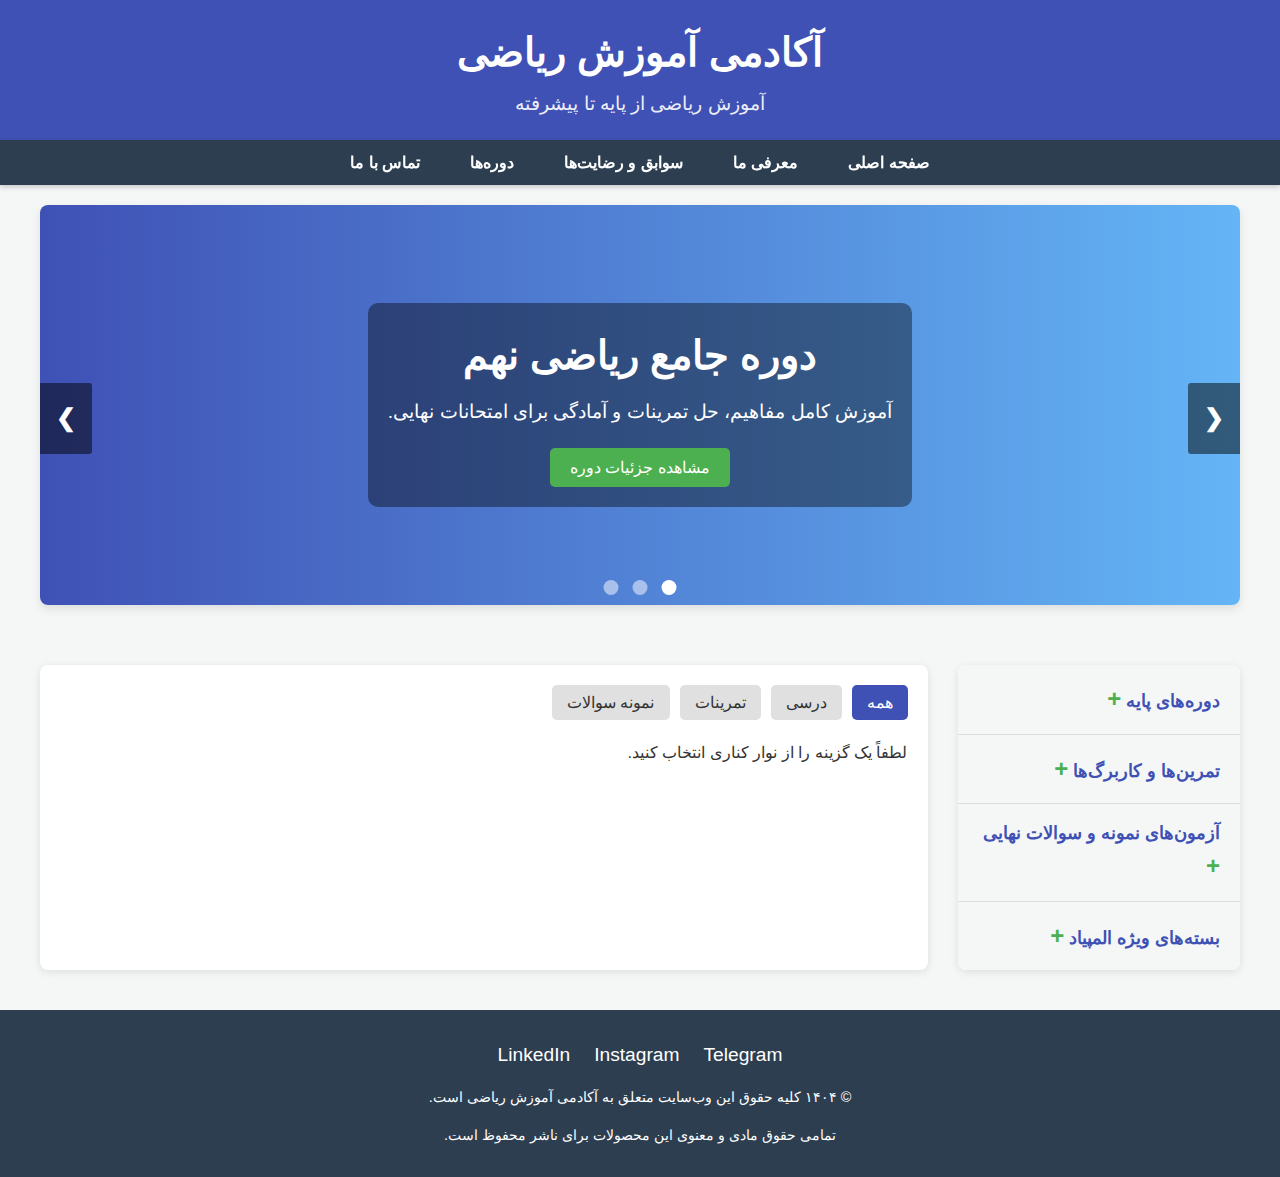
<file: TestProject3/index.html>
<!DOCTYPE html>
<html lang="fa" dir="rtl">
<head>
    <meta charset="UTF-8">
    <meta name="viewport" content="width=device-width, initial-scale=1.0">
    <title>آکادمی آموزش ریاضی</title>
    <link rel="stylesheet" href="styles.css">
</head>
<body>
    <header class="main-header">
        <div class="header-content container">
            <h1 class="site-logo">آکادمی آموزش ریاضی</h1>
            <p class="slogan">آموزش ریاضی از پایه تا پیشرفته</p>
        </div>
    </header>

    <nav class="main-nav">
        <ul class="nav-list container">
            <li><a href="#home">صفحه اصلی</a></li>
            <li><a href="#about">معرفی ما</a></li>
            <li><a href="#testimonials">سوابق و رضایت‌ها</a></li>
            <li><a href="#courses">دوره‌ها</a></li>
            <li><a href="#contact">تماس با ما</a></li>
        </ul>
    </nav>

    <section class="hero-slideshow">
        <div class="slideshow-container container">
            <div class="slide active">
                <div class="slide-content">
                    <h2>دوره جامع ریاضی نهم</h2>
                    <p>آموزش کامل مفاهیم، حل تمرینات و آمادگی برای امتحانات نهایی.</p>
                    <button class="call-to-action">مشاهده جزئیات دوره</button>
                </div>
            </div>
            <div class="slide">
                <div class="slide-content">
                    <h2>بسته‌ آمادگی المپیاد ریاضی</h2>
                    <p>متدهای پیشرفته و تمرینات چالش‌برانگیز برای دانش‌آموزان مستعد.</p>
                    <button class="call-to-action">مشاهده جزئیات دوره</button>
                </div>
            </div>
            <div class="slide">
                <div class="slide-content">
                    <h2>حل تشریحی سوالات کنکور</h2>
                    <p>تحلیل دقیق سوالات کنکور سال‌های اخیر و نکات طلایی.</p>
                    <button class="call-to-action">مشاهده جزئیات دوره</button>
                </div>
            </div>

            <a class="prev-slide">&#10094;</a>
            <a class="next-slide">&#10095;</a>

            <div class="slide-dots">
                <span class="dot active"></span>
                <span class="dot"></span>
                <span class="dot"></span>
            </div>
        </div>
    </section>

    <main class="main-content container">
        <aside class="sidebar-accordion">
            <div class="accordion-block">
                <div class="accordion-header">
                    <h3>دوره‌های پایه <span class="toggle-icon">+</span></h3>
                </div>
                <div class="accordion-body">
                    <ul>
                        <li data-category="basic" data-type="course">ریاضی ششم</li>
                        <li data-category="basic" data-type="course">ریاضی هفتم</li>
                        <li data-category="basic" data-type="course">ریاضی هشتم</li>
                        <li data-category="basic" data-type="course">ریاضی نهم</li>
                    </ul>
                </div>
            </div>
            <div class="accordion-block">
                <div class="accordion-header">
                    <h3>تمرین‌ها و کاربرگ‌ها <span class="toggle-icon">+</span></h3>
                </div>
                <div class="accordion-body">
                    <ul>
                        <li data-category="exercises" data-type="exercise">کاربرگ‌های جبری</li>
                        <li data-category="exercises" data-type="exercise">تمرینات هندسه</li>
                        <li data-category="exercises" data-type="exercise">سوالات ترکیبی</li>
                    </ul>
                </div>
            </div>
            <div class="accordion-block">
                <div class="accordion-header">
                    <h3>آزمون‌های نمونه و سوالات نهایی <span class="toggle-icon">+</span></h3>
                </div>
                <div class="accordion-body">
                    <ul>
                        <li data-category="exams" data-type="exam">نمونه سوالات ترم اول</li>
                        <li data-category="exams" data-type="exam">سوالات نهایی سال‌های گذشته</li>
                    </ul>
                </div>
            </div>
            <div class="accordion-block">
                <div class="accordion-header">
                    <h3>بسته‌های ویژه المپیاد <span class="toggle-icon">+</span></h3>
                </div>
                <div class="accordion-body">
                    <ul>
                        <li data-category="olympiad" data-type="course">المپیاد ابتدایی</li>
                        <li data-category="olympiad" data-type="course">المپیاد متوسطه</li>
                    </ul>
                </div>
            </div>
        </aside>

        <section class="content-panel">
            <div class="filter-tabs">
                <button class="filter-button active" data-filter="all">همه</button>
                <button class="filter-button" data-filter="course">درسی</button>
                <button class="filter-button" data-filter="exercise">تمرینات</button>
                <button class="filter-button" data-filter="exam">نمونه سوالات</button>
            </div>
            <div class="content-display">
                <!-- Content will be loaded here by JavaScript -->
                <p>لطفاً یک گزینه را از نوار کناری انتخاب کنید.</p>
            </div>
        </section>
    </main>

    <footer class="main-footer">
        <div class="footer-content container">
            <div class="social-links">
                <a href="#" aria-label="LinkedIn">LinkedIn</a>
                <a href="#" aria-label="Instagram">Instagram</a>
                <a href="#" aria-label="Telegram">Telegram</a>
            </div>
            <p class="copyright">© ۱۴۰۴ کلیه حقوق این وب‌سایت متعلق به آکادمی آموزش ریاضی است.</p>
            <p class="rights-reserved">تمامی حقوق مادی و معنوی این محصولات برای ناشر محفوظ است.</p>
        </div>
    </footer>

    <script src="script.js"></script>
</body>
</html>
</file>
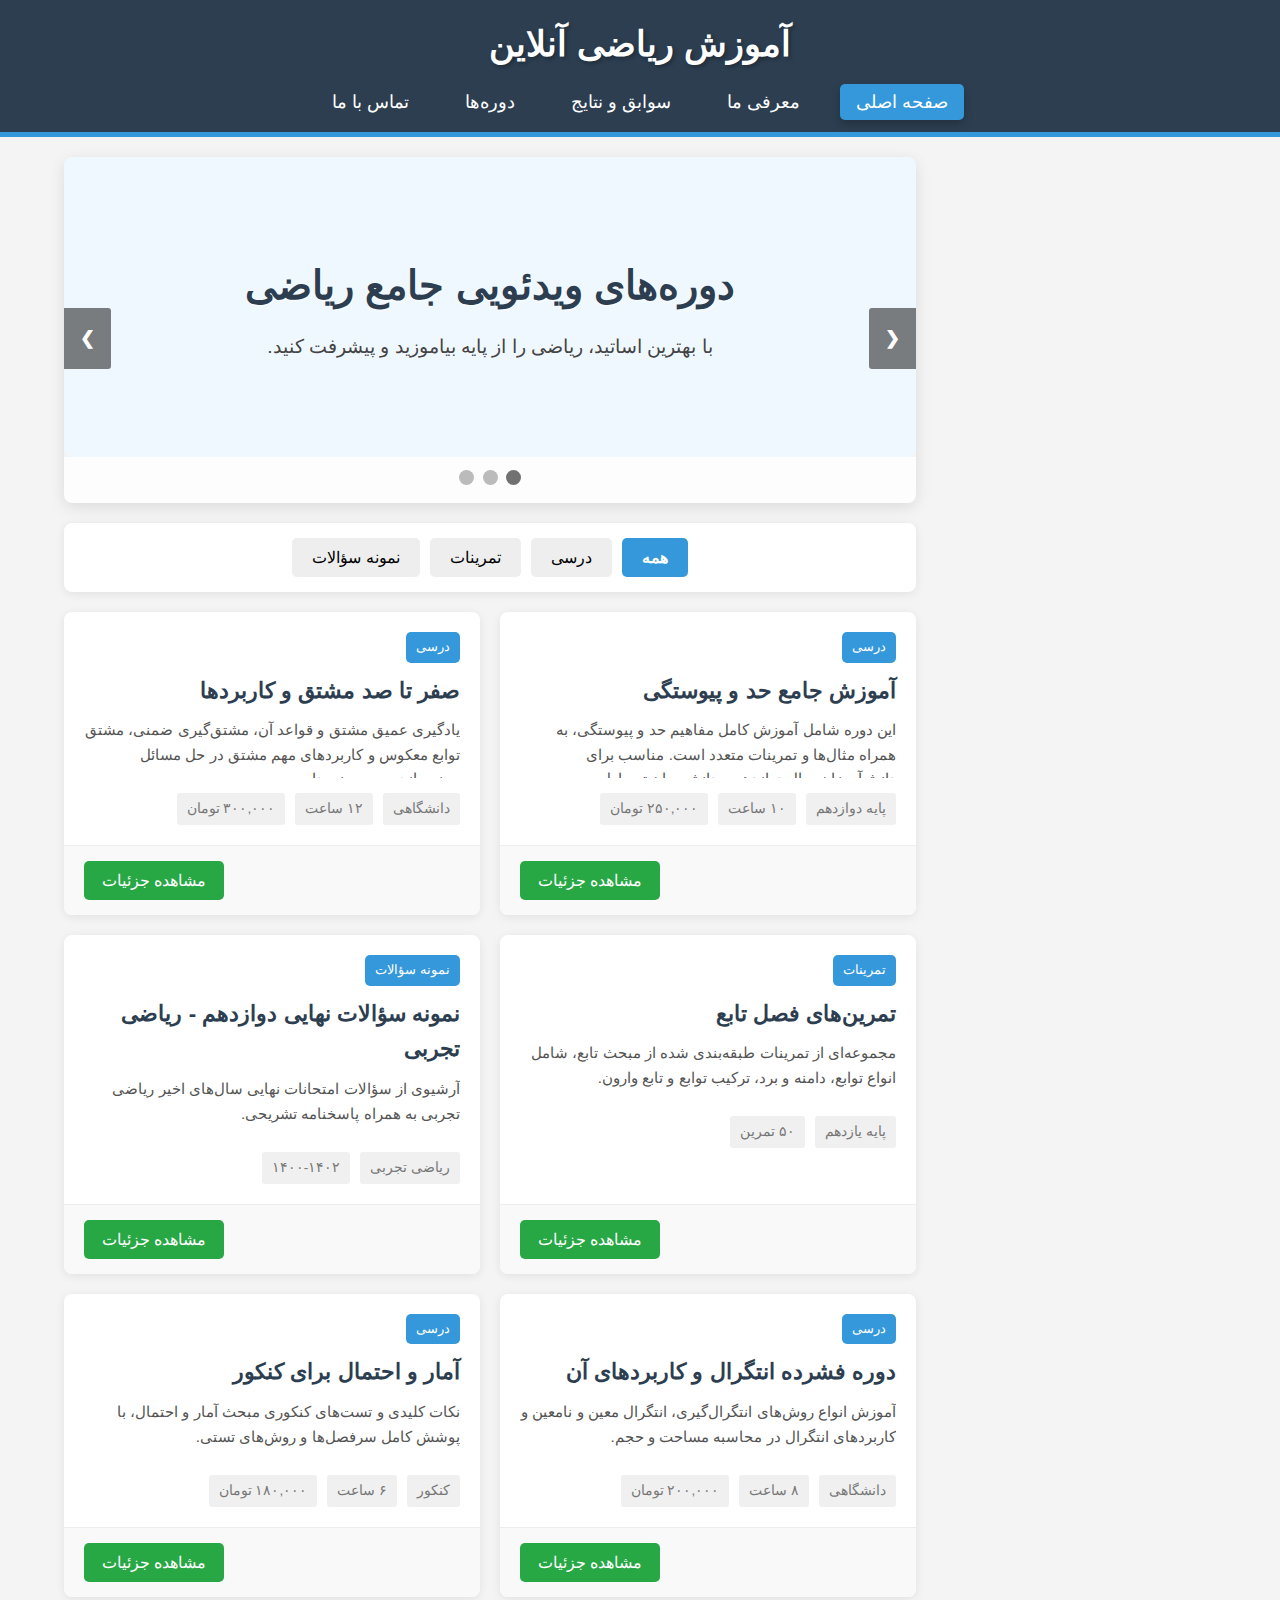
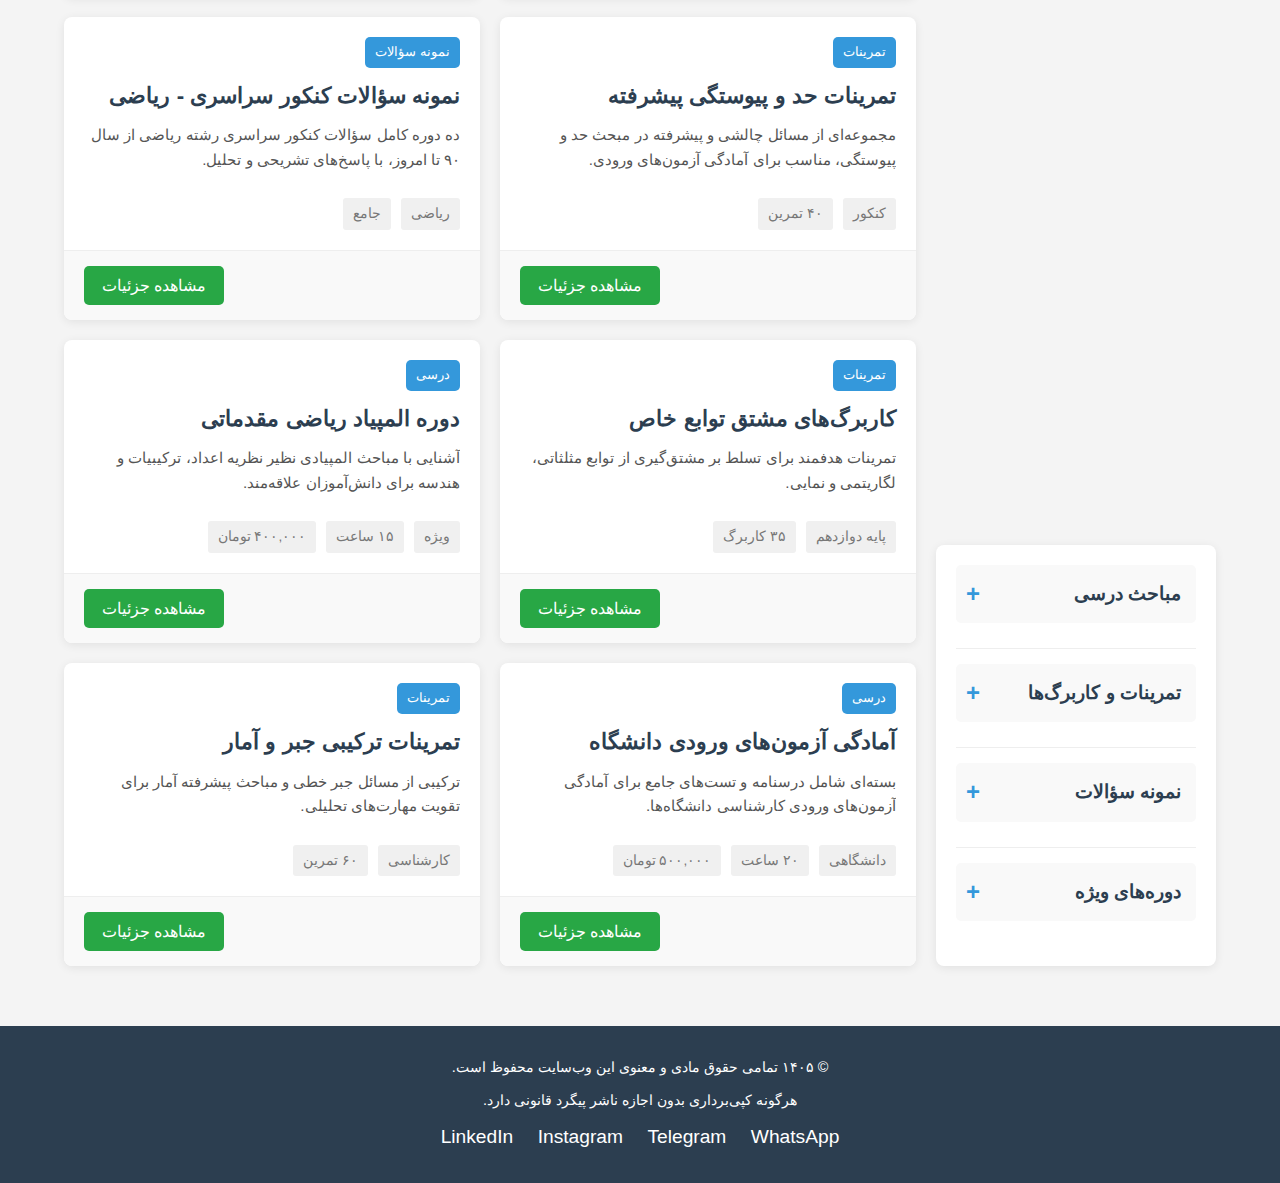
<file: TestProject4/index.html>
<!DOCTYPE html>
<html lang="fa" dir="rtl">
<head>
    <meta charset="UTF-8">
    <meta name="viewport" content="width=device-width, initial-scale=1.0">
    <title>آموزش ریاضی آنلاین</title>
    <link rel="stylesheet" href="styles.css">
</head>
<body>
    <header class="main-header">
        <div class="container">
            <h1 class="brand-name">آموزش ریاضی آنلاین</h1>
            <nav class="main-nav">
                <ul>
                    <li><a href="#home">صفحه اصلی</a></li>
                    <li><a href="#about">معرفی ما</a></li>
                    <li><a href="#records">سوابق و نتایج</a></li>
                    <li><a href="#courses">دوره‌ها</a></li>
                    <li><a href="#contact">تماس با ما</a></li>
                </ul>
            </nav>
        </div>
    </header>

    <main class="main-layout container">
        <aside class="sidebar">
            <div class="sidebar-section">
                <div class="section-header">
                    <h3>مباحث درسی</h3>
                    <span class="toggle-icon">+</span>
                </div>
                <ul class="submenu">
                    <li data-category="function">تابع</li>
                    <li data-category="limit-continuity">حد و پیوستگی</li>
                    <li data-category="derivative">مشتق</li>
                    <li data-category="integral">انتگرال</li>
                    <li data-category="statistics">آمار و احتمال</li>
                </ul>
            </div>
            <div class="sidebar-section">
                <div class="section-header">
                    <h3>تمرینات و کاربرگ‌ها</h3>
                    <span class="toggle-icon">+</span>
                </div>
                <ul class="submenu">
                    <li data-category="function-exercises">تمرین‌های فصل تابع</li>
                    <li data-category="limit-exercises">تمرین‌های حد</li>
                    <li data-category="derivative-exercises">کاربرگ مشتق</li>
                </ul>
            </div>
            <div class="sidebar-section">
                <div class="section-header">
                    <h3>نمونه سؤالات</h3>
                    <span class="toggle-icon">+</span>
                </div>
                <ul class="submenu">
                    <li data-category="grade12-exams">نمونه سؤالات نهایی دوازدهم</li>
                    <li data-category="konkur-exams">نمونه سؤالات کنکور</li>
                </ul>
            </div>
            <div class="sidebar-section">
                <div class="section-header">
                    <h3>دوره‌های ویژه</h3>
                    <span class="toggle-icon">+</span>
                </div>
                <ul class="submenu">
                    <li data-category="olympiad">المپیاد ریاضی</li>
                    <li data-category="university-prep">آمادگی ورود به دانشگاه</li>
                </ul>
            </div>
        </aside>

        <section class="main-content-panel">
            <div class="slideshow-container">
                <div class="slides">
                    <div class="slide" style="background-color: #f0f8ff;">
                        <h2>دوره‌های ویدئویی جامع ریاضی</h2>
                        <p>با بهترین اساتید، ریاضی را از پایه بیاموزید و پیشرفت کنید.</p>
                    </div>
                    <div class="slide" style="background-color: #e6f7ff;">
                        <h2>جزوه‌ها و کتاب‌های الکترونیکی</h2>
                        <p>دسترسی به منابع آموزشی کامل و به‌روز برای تمام مقاطع.</p>
                    </div>
                    <div class="slide" style="background-color: #d9efff;">
                        <h2>تمرینات حل‌شده و نمونه سؤالات</h2>
                        <p>با حل تمرینات متنوع و سؤالات امتحانی، آمادگی خود را افزایش دهید.</p>
                    </div>
                </div>
                <a class="prev" aria-label="اسلاید قبلی">&#10094;</a>
                <a class="next" aria-label="اسلاید بعدی">&#10095;</a>
                <div class="dots-container">
                    <span class="dot" aria-label="برو به اسلاید ۱"></span>
                    <span class="dot" aria-label="برو به اسلاید ۲"></span>
                    <span class="dot" aria-label="برو به اسلاید ۳"></span>
                </div>
            </div>

            <div class="filter-bar">
                <button class="filter-btn active" data-filter="all">همه</button>
                <button class="filter-btn" data-filter="dersi">درسی</button>
                <button class="filter-btn" data-filter="tamrinat">تمرینات</button>
                <button class="filter-btn" data-filter="sample">نمونه سؤالات</button>
            </div>

            <div class="cards-container">
                <!-- Cards will be dynamically loaded here by JavaScript -->
            </div>
            <p class="no-match-message" style="display: none;">موردی با این فیلترها پیدا نشد.</p>
        </section>
    </main>

    <footer class="main-footer">
        <div class="container">
            <p class="copyright">© ۱۴۰۵ تمامی حقوق مادی و معنوی این وب‌سایت محفوظ است.</p>
            <p class="rights-statement">هرگونه کپی‌برداری بدون اجازه ناشر پیگرد قانونی دارد.</p>
            <div class="social-links">
                <a href="#" aria-label="لینکدین">LinkedIn</a>
                <a href="#" aria-label="اینستاگرام">Instagram</a>
                <a href="#" aria-label="تلگرام">Telegram</a>
                <a href="#" aria-label="واتساپ">WhatsApp</a>
            </div>
        </div>
    </footer>

    <script src="script.js"></script>
</body>
</html>
</file>
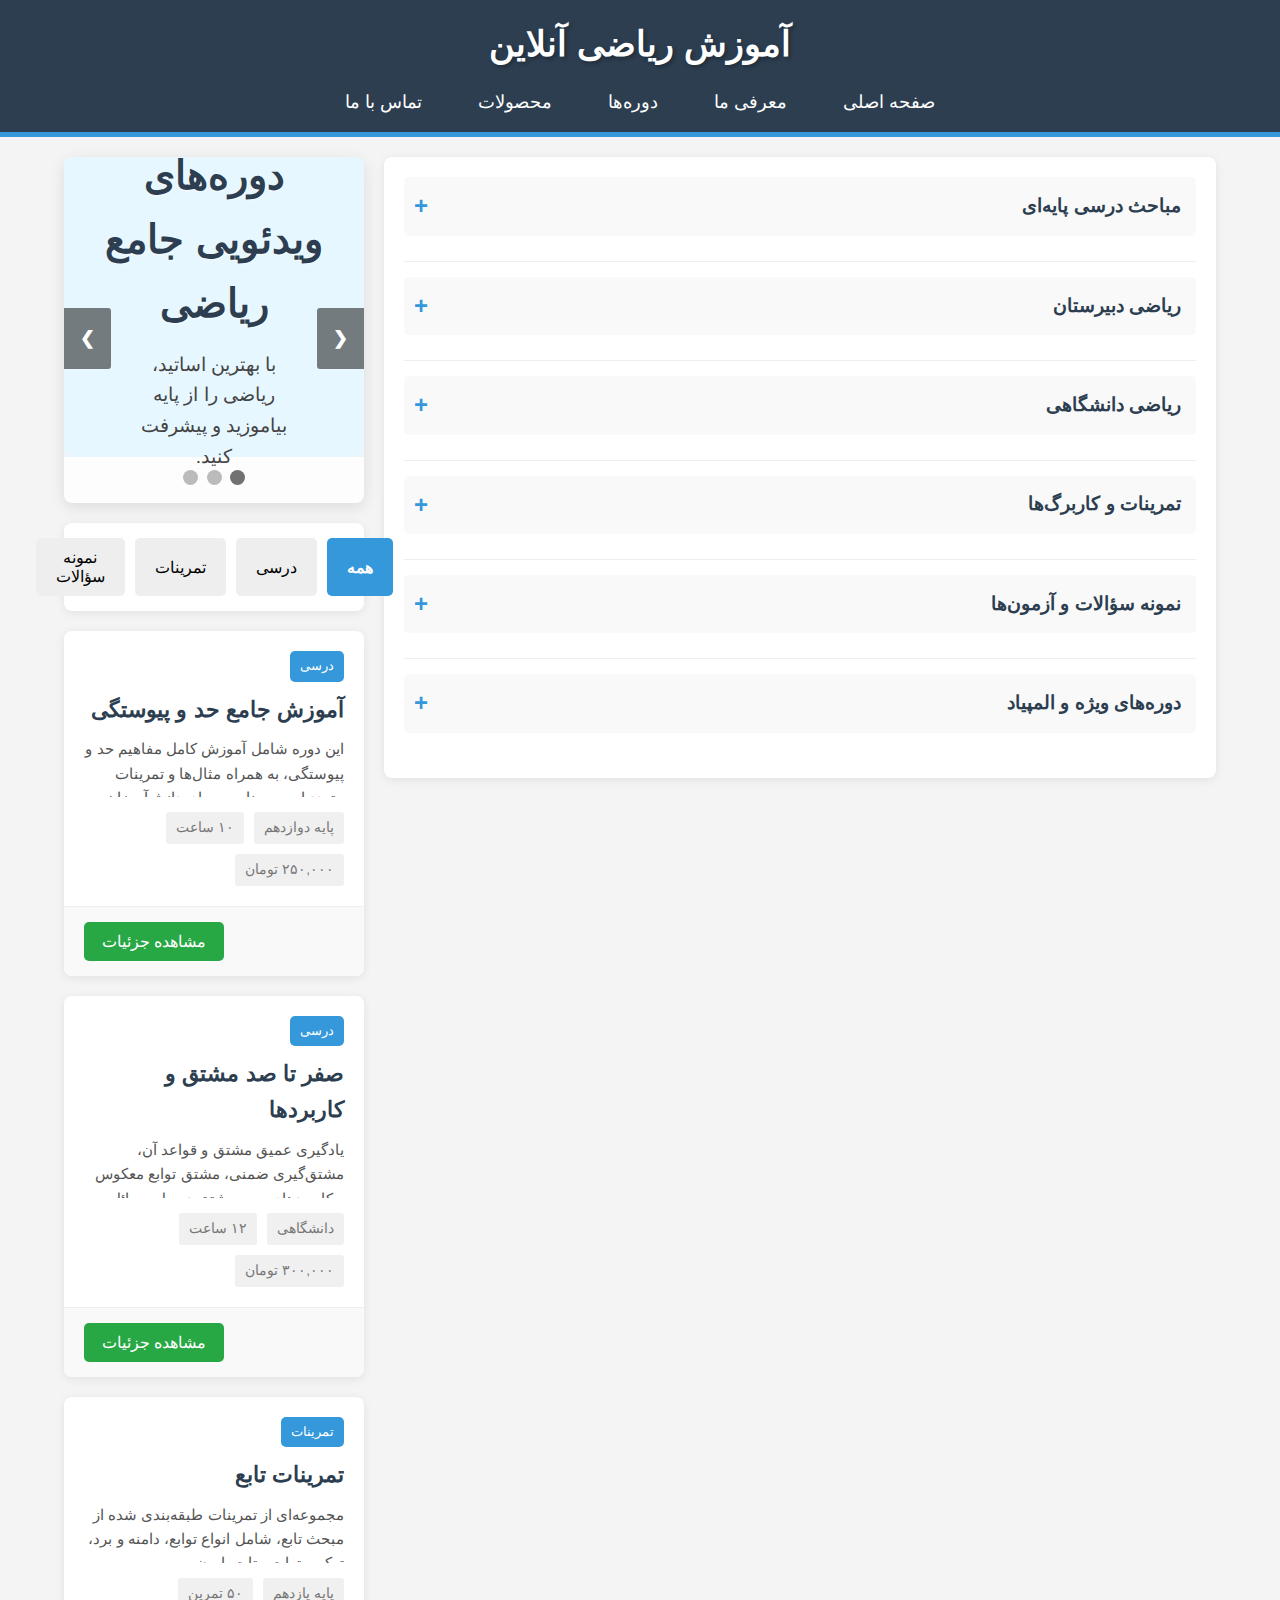
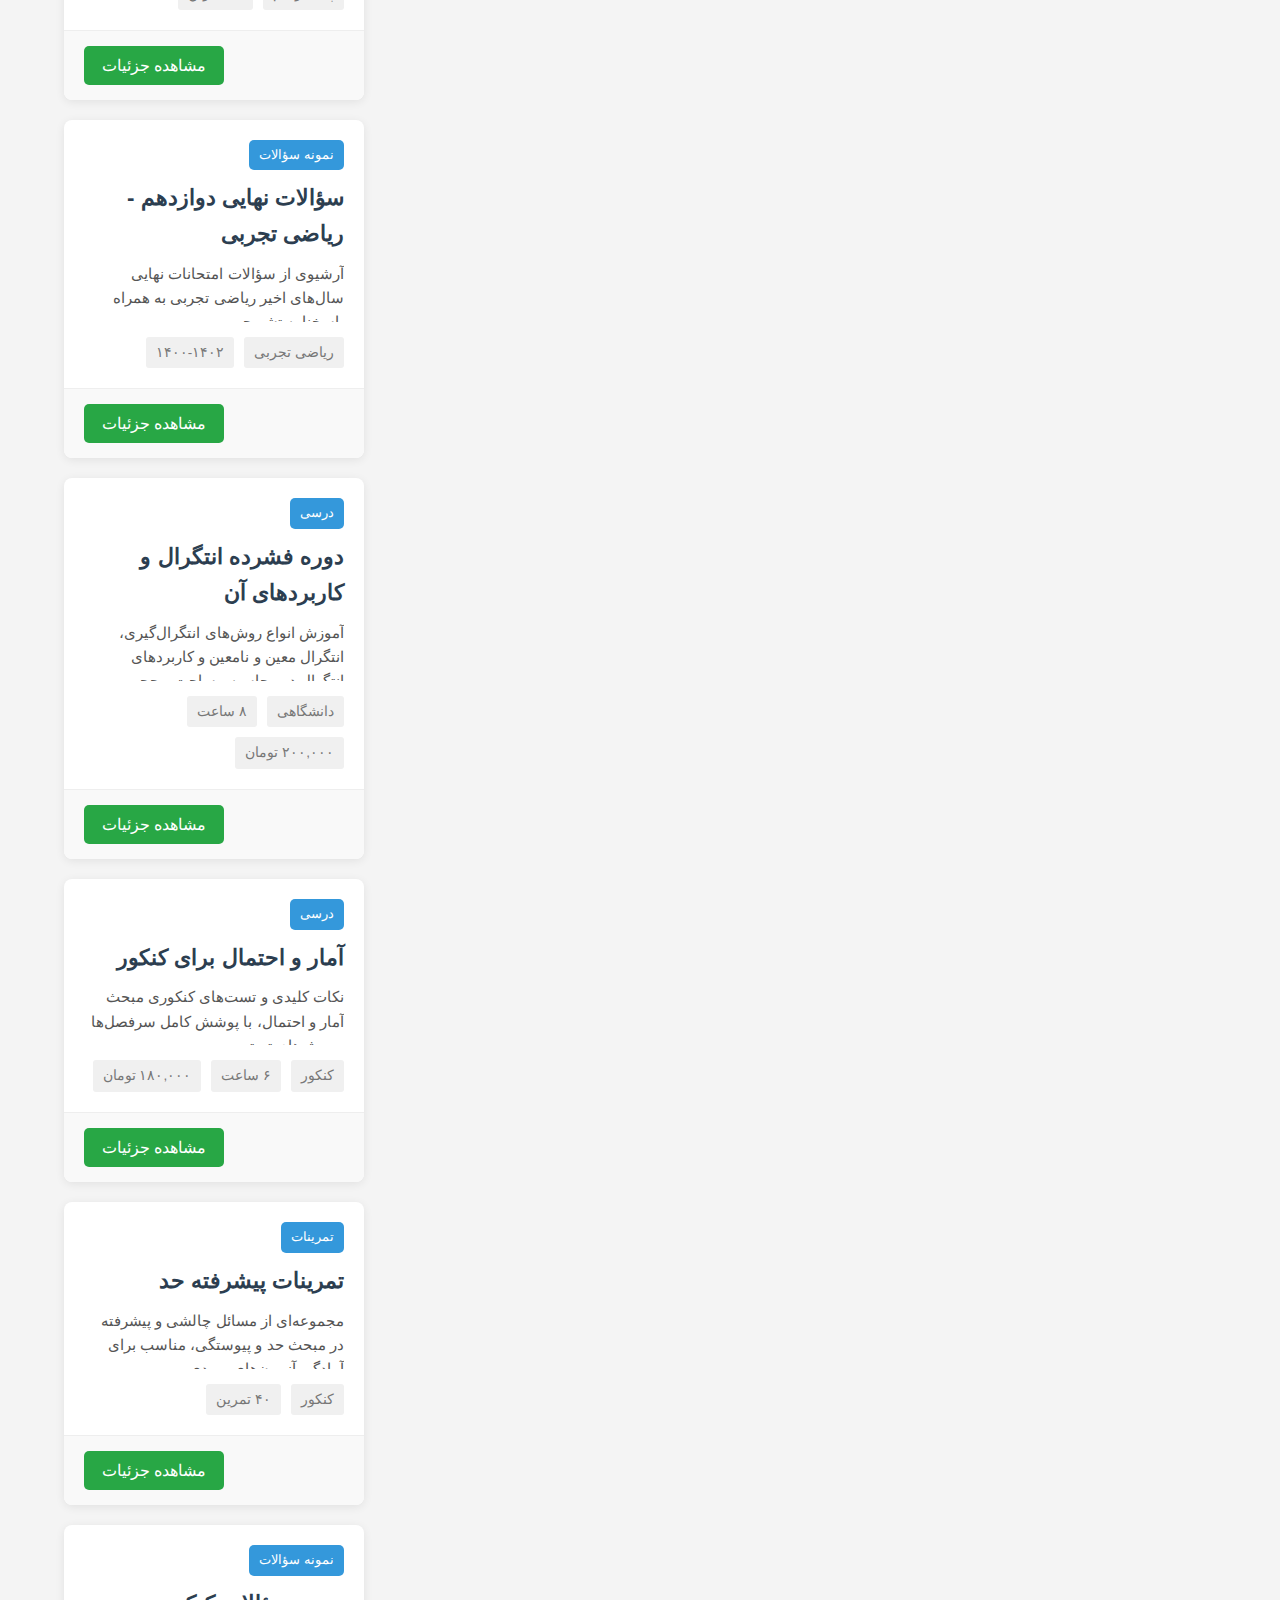
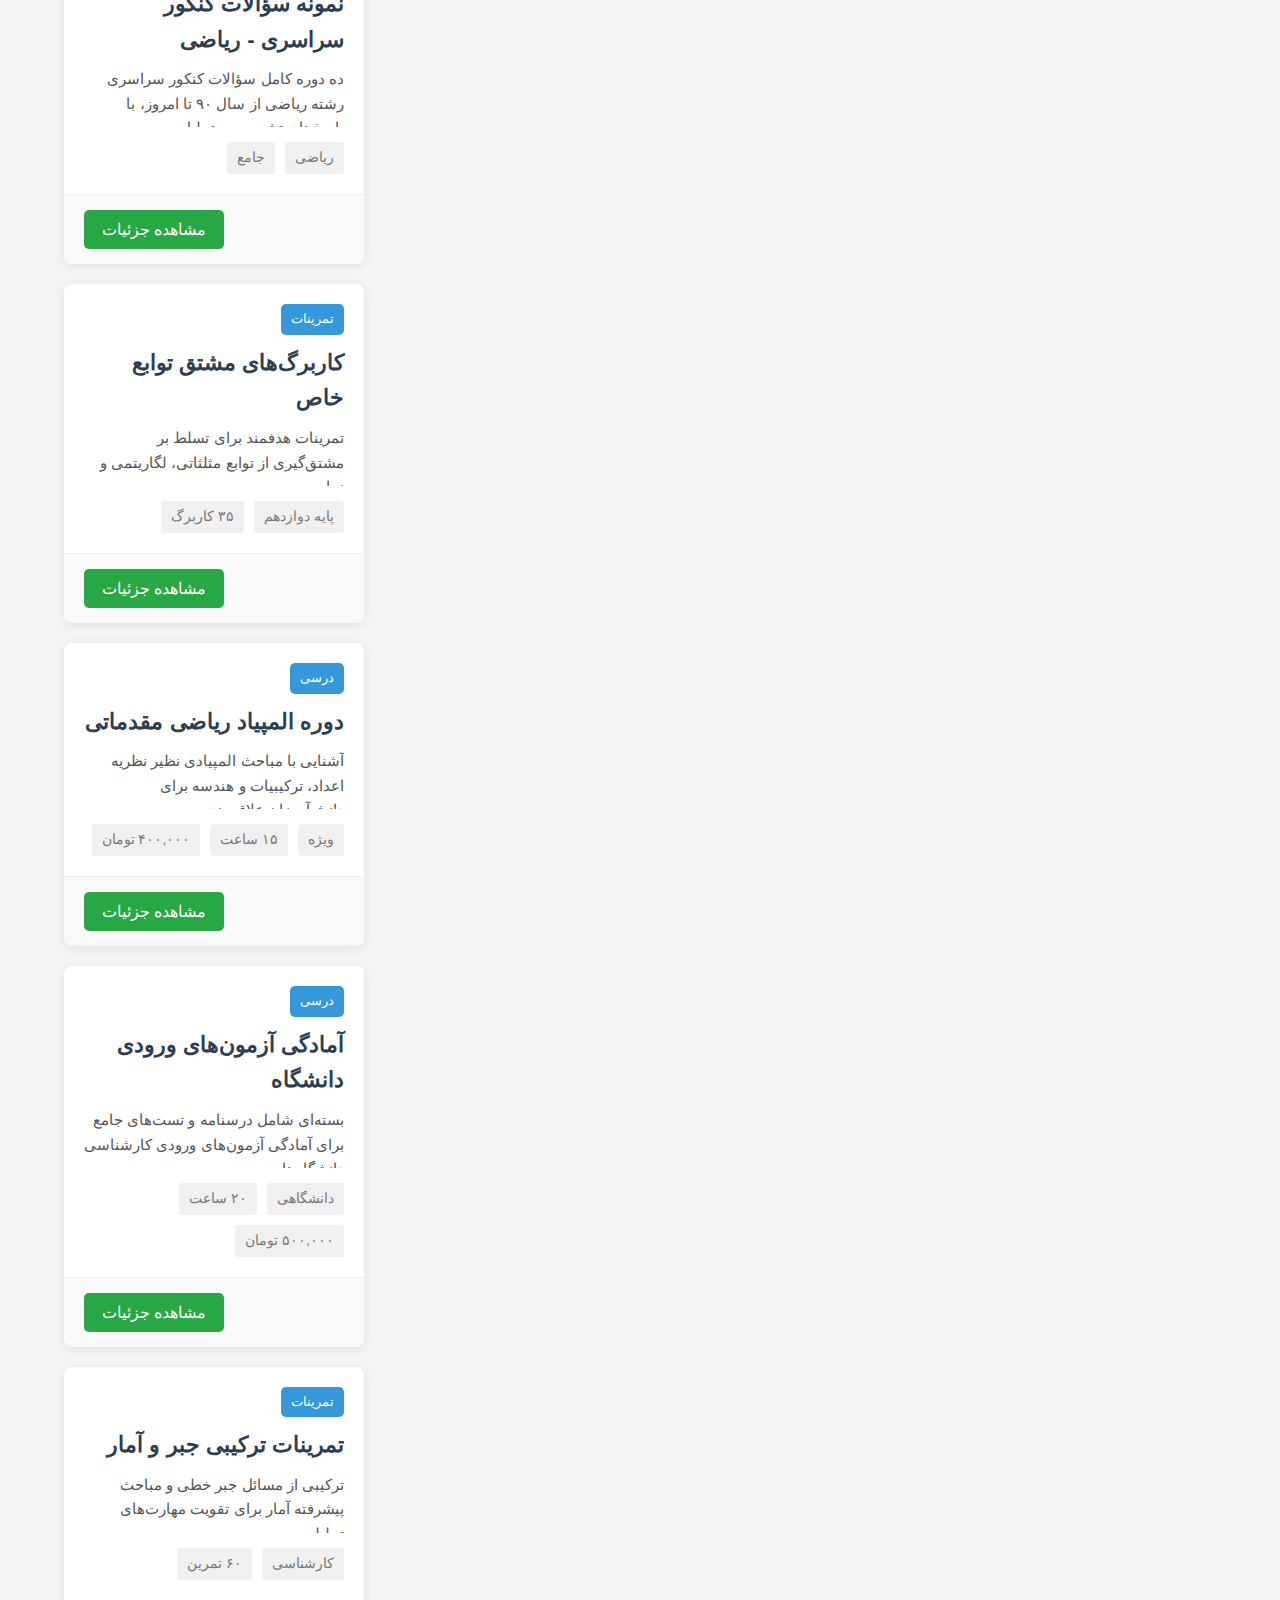
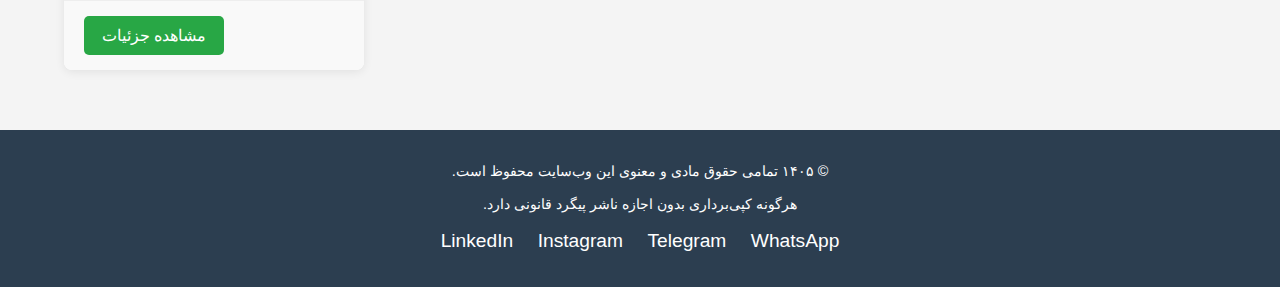
<file: TestProject5/index.html>
<!DOCTYPE html>
<html lang="fa" dir="rtl">
<head>
    <meta charset="UTF-8">
    <meta name="viewport" content="width=device-width, initial-scale=1.0">
    <title>آموزش ریاضی آنلاین</title>
    <link rel="stylesheet" href="styles.css">
</head>
<body>
    <header class="main-header">
        <div class="container">
            <h1 class="brand-name">آموزش ریاضی آنلاین</h1>
            <nav class="main-nav">
                <ul>
                    <li><a href="#home">صفحه اصلی</a></li>
                    <li><a href="#about">معرفی ما</a></li>
                    <li><a href="#courses">دوره‌ها</a></li>
                    <li><a href="#products">محصولات</a></li>
                    <li><a href="#contact">تماس با ما</a></li>
                </ul>
            </nav>
        </div>
    </header>

    <main class="main-layout container">
        <!-- The sidebar will appear first in HTML for easier mobile stacking, then positioned with CSS -->
        <aside class="sidebar">
            <div class="sidebar-section">
                <div class="section-header" aria-expanded="false">
                    <h3>مباحث درسی پایه‌ای</h3>
                    <span class="toggle-icon">+</span>
                </div>
                <ul class="submenu">
                    <li data-category="function">تابع و انواع آن</li>
                    <li data-category="limit-continuity">حد و پیوستگی</li>
                    <li data-category="derivative">مشتق و کاربردها</li>
                    <li data-category="integral">انتگرال معین و نامعین</li>
                </ul>
            </div>
            <div class="sidebar-section">
                <div class="section-header" aria-expanded="false">
                    <h3>ریاضی دبیرستان</h3>
                    <span class="toggle-icon">+</span>
                </div>
                <ul class="submenu">
                    <li data-category="statistics">آمار و احتمال</li>
                    <li data-category="grade12-exams">هندسه تحلیلی</li>
                    <li data-category="grade12-exams">گسسته و جبر</li>
                </ul>
            </div>
            <div class="sidebar-section">
                <div class="section-header" aria-expanded="false">
                    <h3>ریاضی دانشگاهی</h3>
                    <span class="toggle-icon">+</span>
                </div>
                <ul class="submenu">
                    <li data-category="university-prep">ریاضی عمومی ۱</li>
                    <li data-category="university-prep">معادلات دیفرانسیل</li>
                    <li data-category="olympiad">آنالیز ریاضی</li>
                </ul>
            </div>
            <div class="sidebar-section">
                <div class="section-header" aria-expanded="false">
                    <h3>تمرینات و کاربرگ‌ها</h3>
                    <span class="toggle-icon">+</span>
                </div>
                <ul class="submenu">
                    <li data-category="function-exercises">تمرینات تابع</li>
                    <li data-category="limit-exercises">تمرینات پیشرفته حد</li>
                    <li data-category="derivative-exercises">کاربرگ مشتق</li>
                    <li data-category="statistics">تمرینات آمار</li>
                </ul>
            </div>
            <div class="sidebar-section">
                <div class="section-header" aria-expanded="false">
                    <h3>نمونه سؤالات و آزمون‌ها</h3>
                    <span class="toggle-icon">+</span>
                </div>
                <ul class="submenu">
                    <li data-category="grade12-exams">سؤالات نهایی دوازدهم</li>
                    <li data-category="konkur-exams">نمونه سؤالات کنکور</li>
                </ul>
            </div>
            <div class="sidebar-section">
                <div class="section-header" aria-expanded="false">
                    <h3>دوره‌های ویژه و المپیاد</h3>
                    <span class="toggle-icon">+</span>
                </div>
                <ul class="submenu">
                    <li data-category="olympiad">المپیاد ریاضی مقدماتی</li>
                    <li data-category="university-prep">آمادگی آزمون‌های ورودی</li>
                </ul>
            </div>
        </aside>

        <section class="main-content-panel">
            <div class="slideshow-container">
                <div class="slides">
                    <div class="slide" style="background-color: #e6f7ff;">
                        <h2>دوره‌های ویدئویی جامع ریاضی</h2>
                        <p>با بهترین اساتید، ریاضی را از پایه بیاموزید و پیشرفت کنید.</p>
                    </div>
                    <div class="slide" style="background-color: #d9efff;">
                        <h2>جزوه‌ها و کتاب‌های الکترونیکی</h2>
                        <p>دسترسی به منابع آموزشی کامل و به‌روز برای تمام مقاطع.</p>
                    </div>
                    <div class="slide" style="background-color: #f0f8ff;">
                        <h2>تمرینات حل‌شده و نمونه سؤالات</h2>
                        <p>با حل تمرینات متنوع و سؤالات امتحانی، آمادگی خود را افزایش دهید.</p>
                    </div>
                </div>
                <a class="prev" aria-label="اسلاید قبلی">&#10094;</a>
                <a class="next" aria-label="اسلاید بعدی">&#10095;</a>
                <div class="dots-container">
                    <span class="dot" aria-label="برو به اسلاید ۱"></span>
                    <span class="dot" aria-label="برو به اسلاید ۲"></span>
                    <span class="dot" aria-label="برو به اسلاید ۳"></span>
                </div>
            </div>

            <div class="filter-bar">
                <button class="filter-btn active" data-filter="all">همه</button>
                <button class="filter-btn" data-filter="درسی">درسی</button>
                <button class="filter-btn" data-filter="تمرینات">تمرینات</button>
                <button class="filter-btn" data-filter="نمونه سؤالات">نمونه سؤالات</button>
            </div>

            <div class="cards-container">
                <!-- Cards will be dynamically loaded here by JavaScript -->
            </div>
            <p class="no-match-message" style="display: none;">موردی با این فیلترها پیدا نشد.</p>
        </section>
    </main>

    <footer class="main-footer">
        <div class="container">
            <p class="copyright">© ۱۴۰۵ تمامی حقوق مادی و معنوی این وب‌سایت محفوظ است.</p>
            <p class="rights-statement">هرگونه کپی‌برداری بدون اجازه ناشر پیگرد قانونی دارد.</p>
            <div class="social-links">
                <a href="#" aria-label="لینکدین">LinkedIn</a>
                <a href="#" aria-label="اینستاگرام">Instagram</a>
                <a href="#" aria-label="تلگرام">Telegram</a>
                <a href="#" aria-label="واتساپ">WhatsApp</a>
            </div>
        </div>
    </footer>

    <script src="script.js"></script>
</body>
</html>
</file>
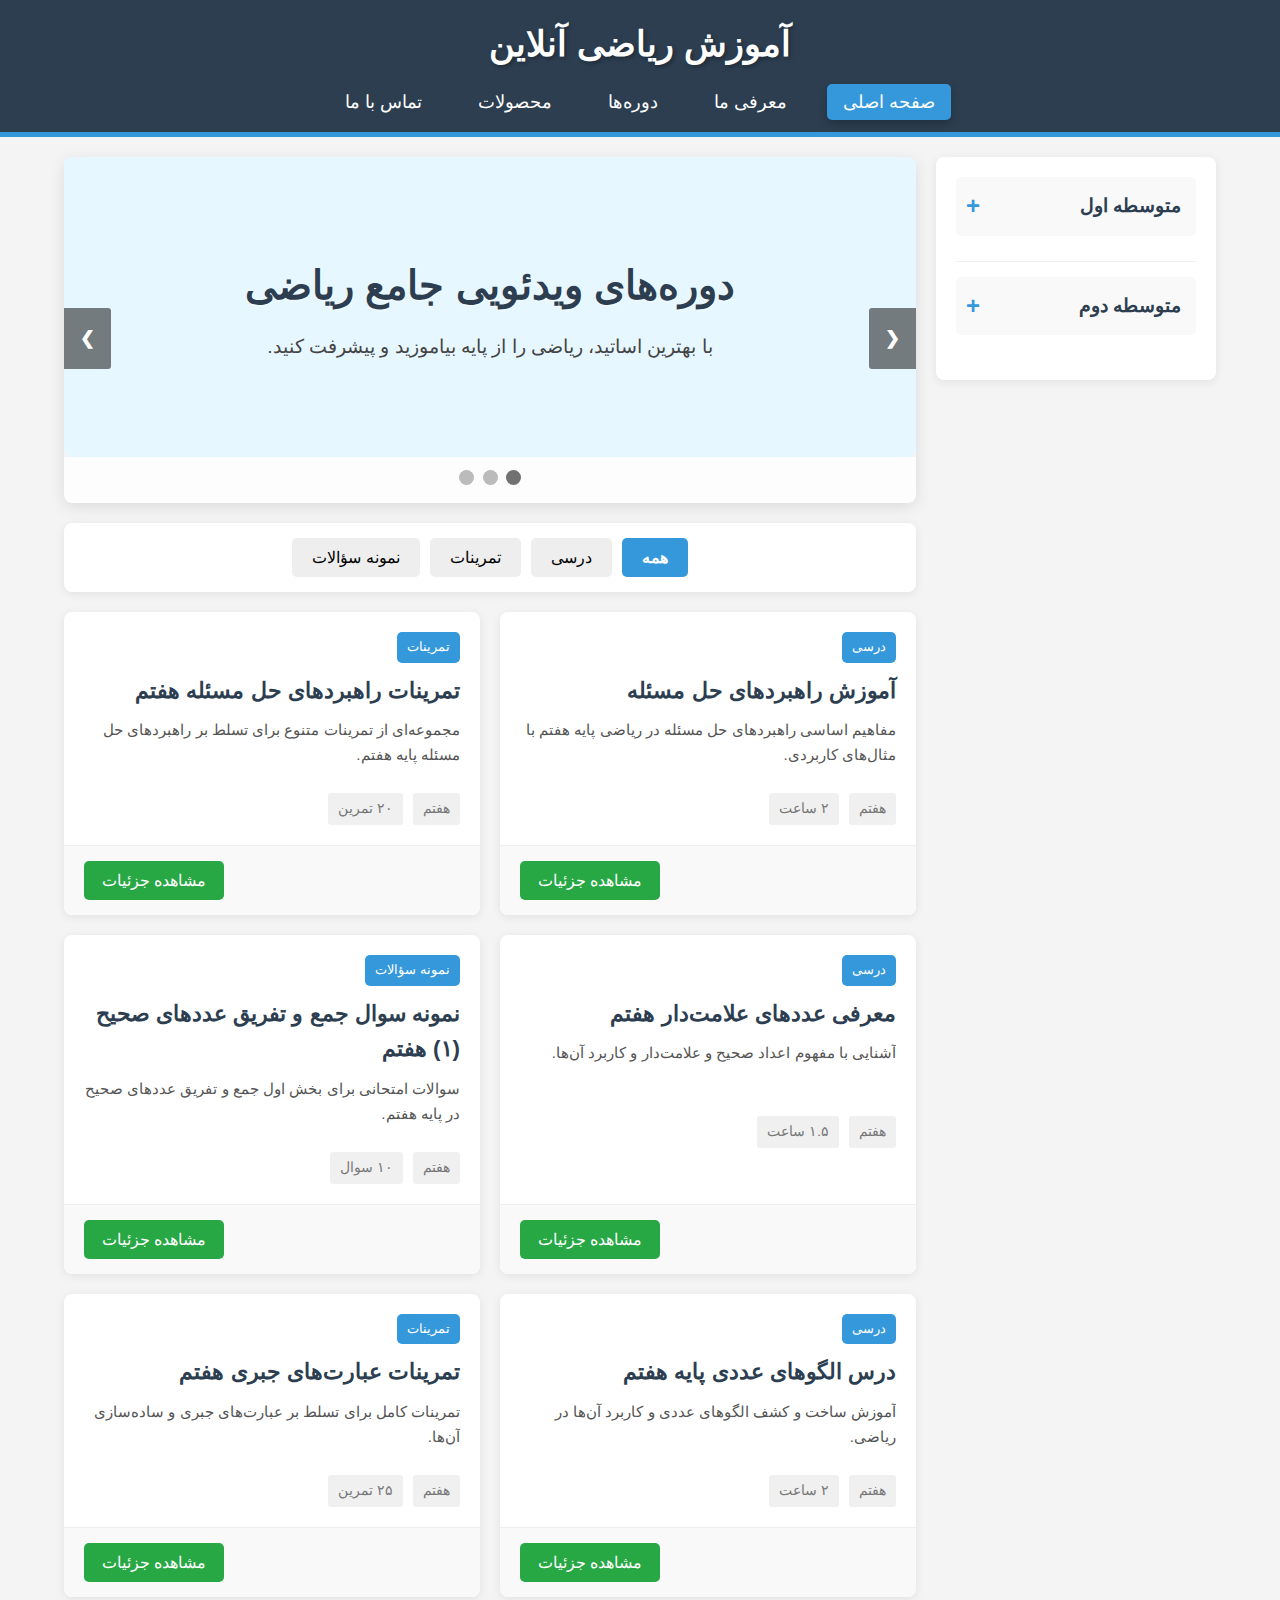
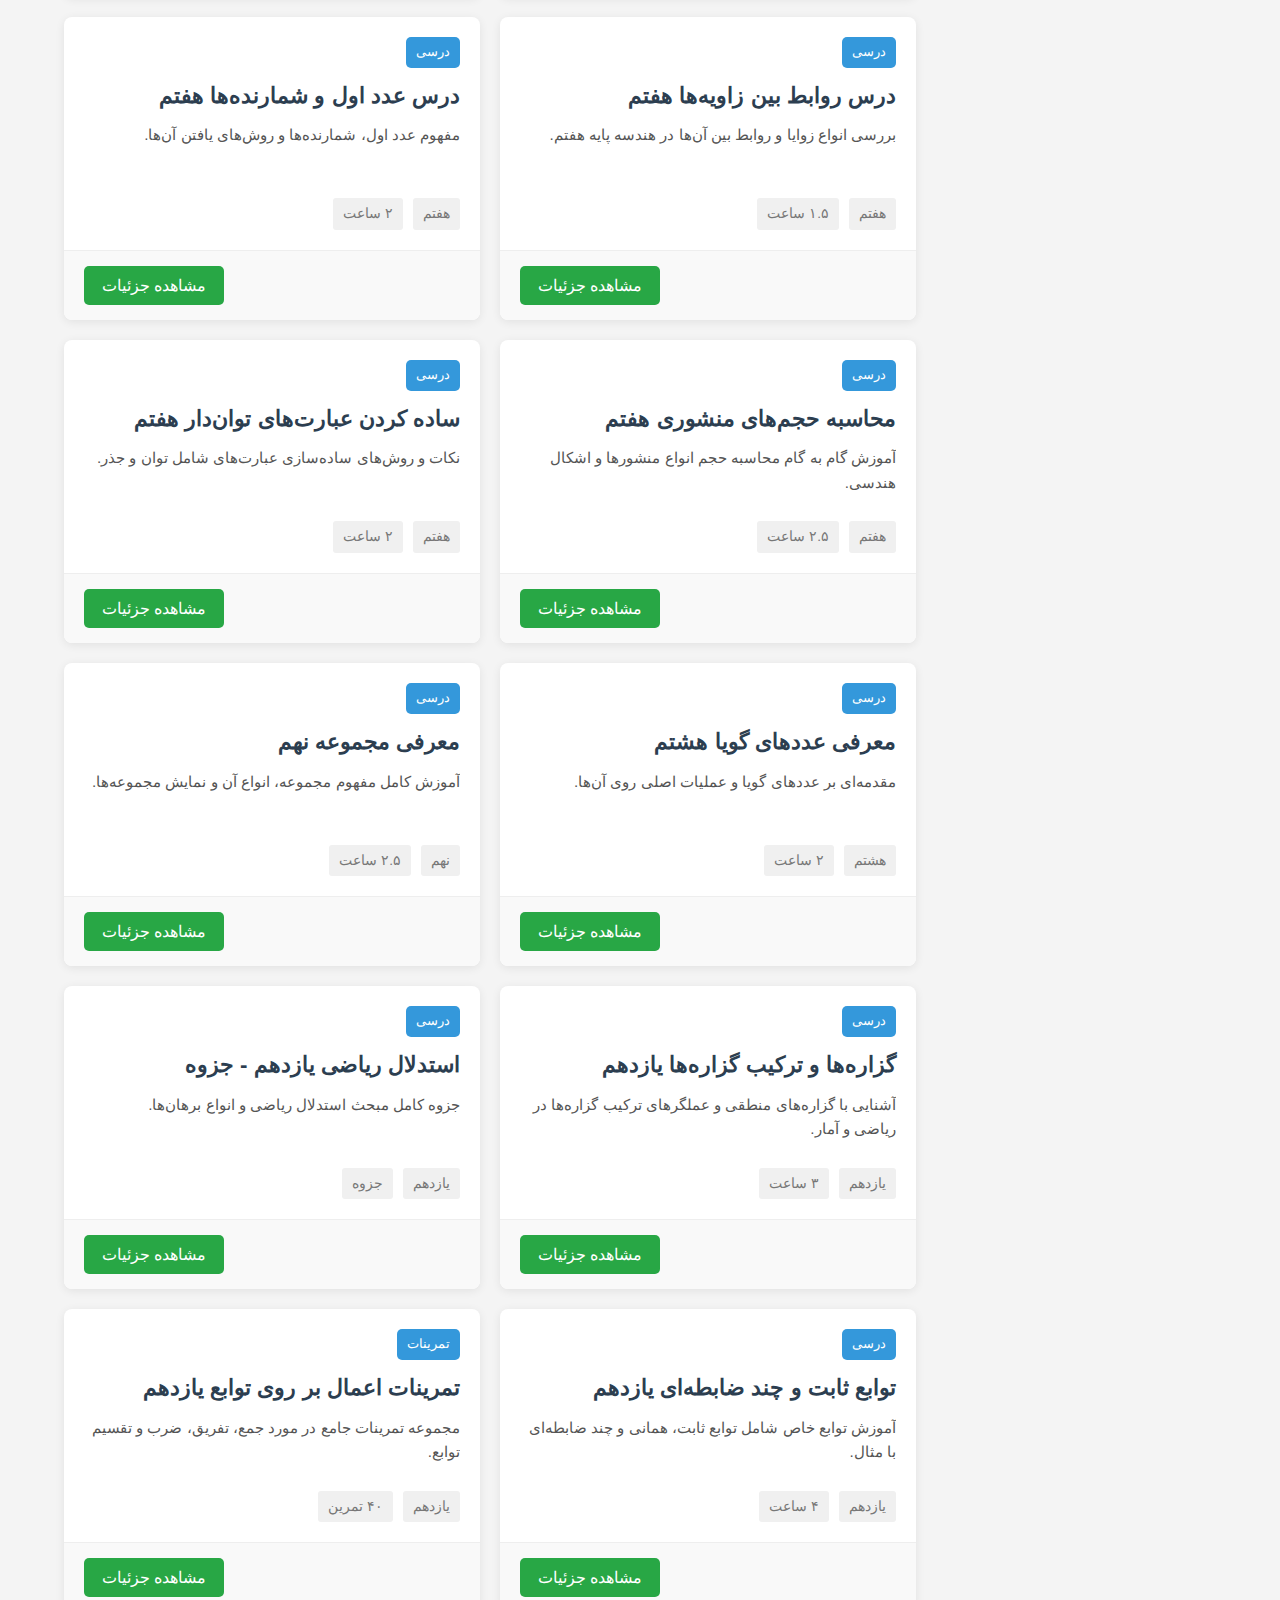
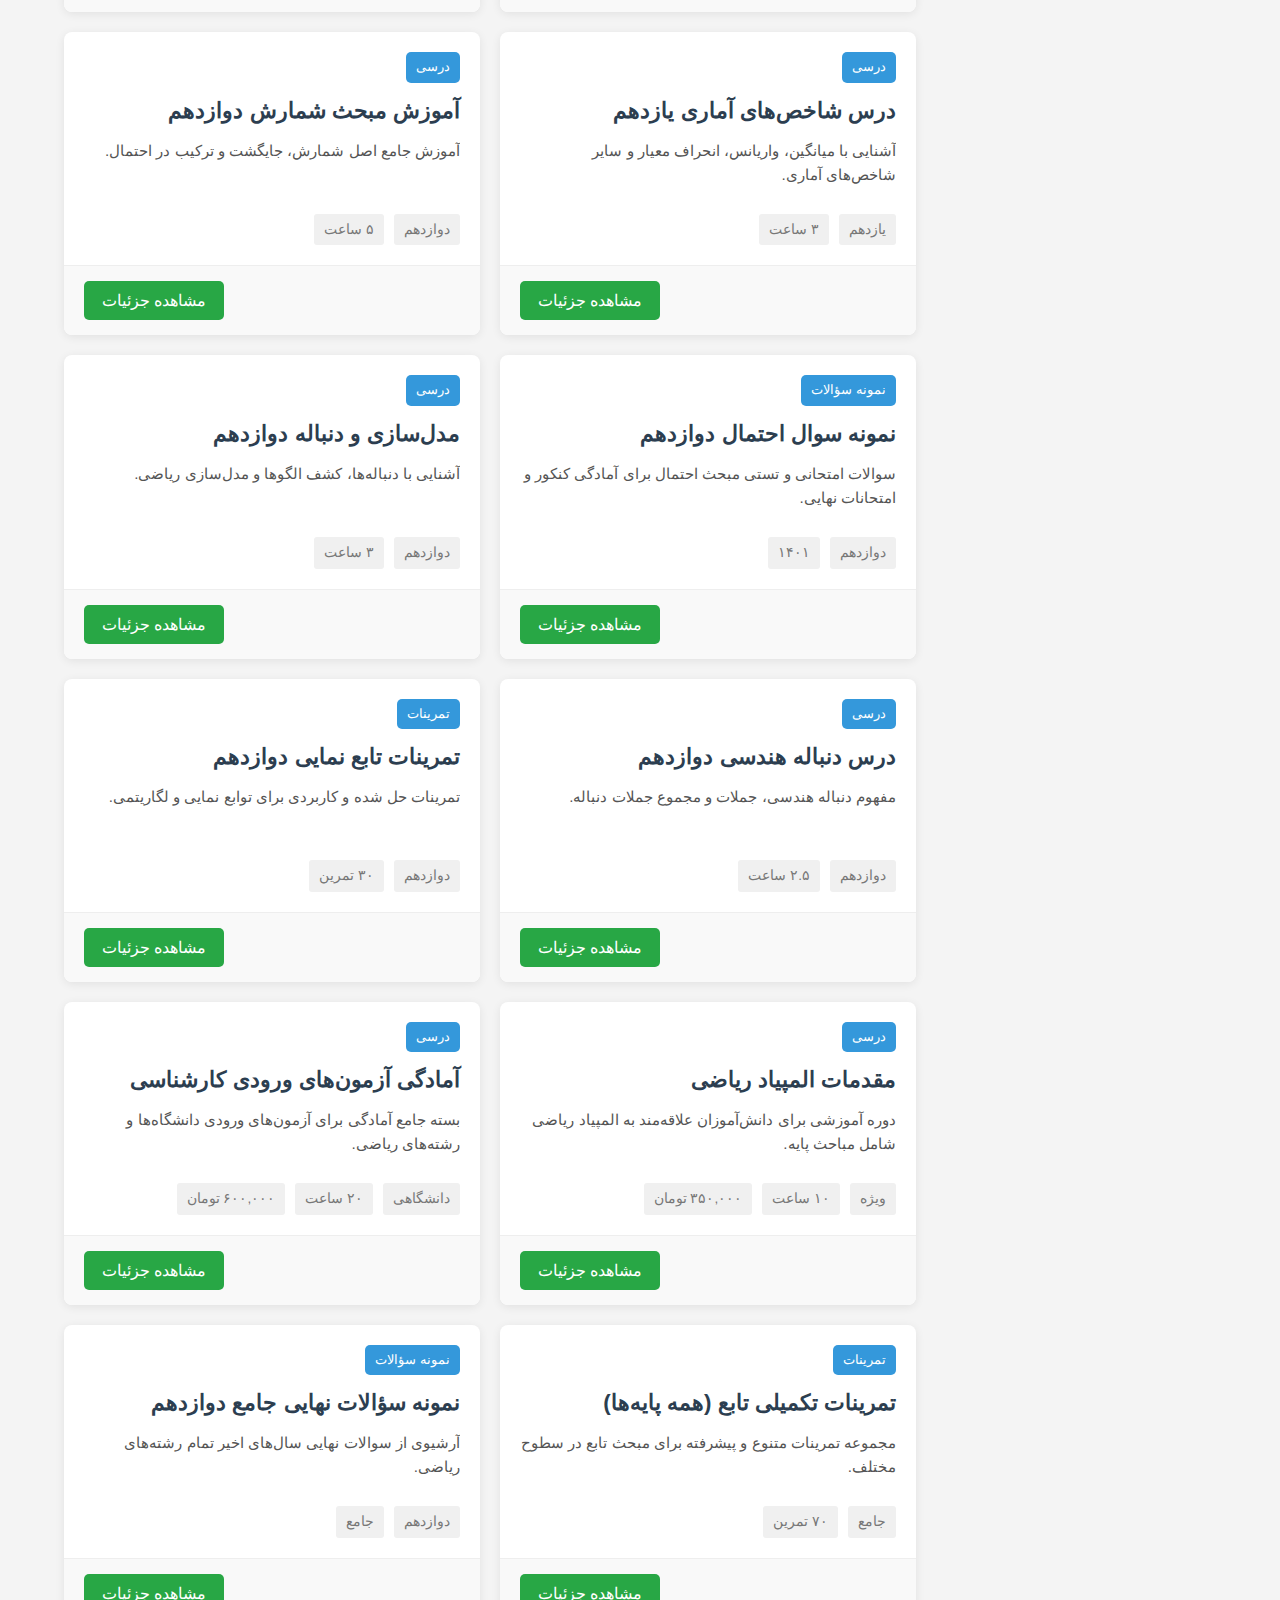
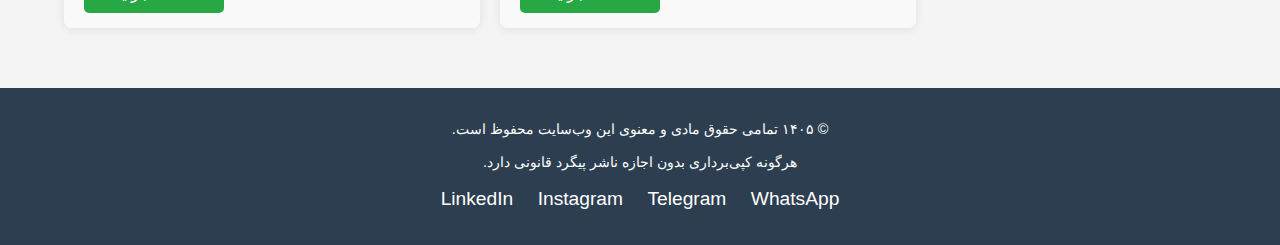
<file: TestProject6/index.html>
<!DOCTYPE html>
<html lang="fa" dir="rtl">
<head>
    <meta charset="UTF-8">
    <meta name="viewport" content="width=device-width, initial-scale=1.0">
    <title>آموزش ریاضی آنلاین</title>
    <link rel="stylesheet" href="styles.css">
</head>
<body>
    <header class="main-header">
        <div class="container">
            <h1 class="brand-name">آموزش ریاضی آنلاین</h1>
            <nav class="main-nav">
                <ul>
                    <li><a href="#home">صفحه اصلی</a></li>
                    <li><a href="#about">معرفی ما</a></li>
                    <li><a href="#courses">دوره‌ها</a></li>
                    <li><a href="#products">محصولات</a></li>
                    <li><a href="#contact">تماس با ما</a></li>
                </ul>
            </nav>
        </div>
    </header>

    <main class="main-layout container">
        <aside class="sidebar">
            <!-- متوسطه اول -->
            <div class="sidebar-section">
                <div class="section-header" aria-expanded="false">
                    <h3>متوسطه اول</h3>
                    <span class="toggle-icon">+</span>
                </div>
                <ul class="submenu">

                    <!-- پایه هفتم -->
                    <div class="grade-section">
                        <div class="grade-header">
                            <h4>پایه هفتم</h4>
                        </div>
                        <ul class="grade-submenu">
                            <h4>کتاب ریاضی هفتم</h4>
                            <li>
                                <p class="chapter-title">فصل ۱: راهبردهای حل مسئله</p>
                                <ul>
                                    <li data-category="grade7-ch1-rahbord-hall-masale">۱</li>
                                </ul>
                            </li>
                            <li>
                                <p class="chapter-title">فصل ۲: عددهای صحیح</p>
                                <ul>
                                    <li data-category="grade7-ch2-signed-numbers-intro">۲</li>
                                    <li data-category="grade7-ch2-sum-sub1">۳</li>
                                    <li data-category="grade7-ch2-sum-sub2">۴</li>
                                    <li data-category="grade7-ch2-mul-div">۵</li>
                                </ul>
                            </li>
                            <li>
                                <p class="chapter-title">فصل ۳: جبر و معادله</p>
                                <ul>
                                    <li data-category="grade7-ch3-number-patterns">۶</li>
                                    <li data-category="grade7-ch3-algebraic-expressions">۷</li>
                                    <li data-category="grade7-ch3-numeric-value">۸</li>
                                    <li data-category="grade7-ch3-equation">۹</li>
                                </ul>
                            </li>
                            <li>
                                <p class="chapter-title">فصل ۴: هندسه و استدلال</p>
                                <ul>
                                    <li data-category="grade7-ch4-segment-relations">۱۰</li>
                                    <li data-category="grade7-ch4-angle-relations">۱۱</li>
                                    <li data-category="grade7-ch4-geometric-transformations">۱۲</li>
                                    <li data-category="grade7-ch4-congruent-shapes">۱۳</li>
                                </ul>
                            </li>
                            <li>
                                <p class="chapter-title">فصل ۵: شمارنده‌ها و اعداد اول</p>
                                <ul>
                                    <li data-category="grade7-ch5-prime-numbers">۱۴</li>
                                    <li data-category="grade7-ch5-prime-factors">۱۵</li>
                                    <li data-category="grade7-ch5-gcd">۱۶</li>
                                    <li data-category="grade7-ch5-lcm">۱۷</li>
                                </ul>
                            </li>
                            <li>
                                <p class="chapter-title">فصل ۶: سطح و حجم</p>
                                <ul>
                                    <li data-category="grade7-ch6-geometric-volumes">۱۸</li>
                                    <li data-category="grade7-ch6-prismatic-volumes">۱۹</li>
                                    <li data-category="grade7-ch6-surface-area">۲۰</li>
                                    <li data-category="grade7-ch6-volume-surface">۲۱</li>
                                </ul>
                            </li>
                            <li>
                                <p class="chapter-title">فصل ۷: توان و جذر</p>
                                <ul>
                                    <li data-category="grade7-ch7-power-definition">۲۲</li>
                                    <li data-category="grade7-ch7-power-calculation">۲۳</li>
                                    <li data-category="grade7-ch7-power-simplification">۲۴</li>
                                    <li data-category="grade7-ch7-root-radical">۲۵</li>
                                </ul>
                            </li>
                        </ul>
                    </div>

                    <!-- پایه هشتم -->
                    <div class="grade-section">
                        <div class="grade-header">
                            <h4>پایه هشتم</h4>
                        </div>
                        <ul class="grade-submenu">
                            <h4>کتاب ریاضی هشتم</h4>
                            <li>
                                <p class="chapter-title">فصل ۱: عددهای صحیح و گویا</p>
                                <ul>
                                    <li data-category="grade8-ch1-rational-numbers">۲۶</li>
                                    <li data-category="grade8-ch1-operations">۲۷</li>
                                </ul>
                            </li>
                            <li>
                                <p class="chapter-title">فصل ۲: حساب و آمار</p>
                                <ul>
                                    <li data-category="grade8-ch2-statistics">۲۸</li>
                                </ul>
                            </li>
                        </ul>
                    </div>

                    <!-- پایه نهم -->
                    <div class="grade-section">
                        <div class="grade-header">
                            <h4>پایه نهم</h4>
                        </div>
                        <ul class="grade-submenu">
                            <h4>کتاب ریاضی نهم</h4>
                            <li>
                                <p class="chapter-title">فصل ۱: مجموعه‌ها</p>
                                <ul>
                                    <li data-category="grade9-ch1-sets">۲۹</li>
                                    <li data-category="grade9-ch1-set-operations">۳۰</li>
                                </ul>
                            </li>
                            <li>
                                <p class="chapter-title">فصل ۲: عددهای حقیقی</p>
                                <ul>
                                    <li data-category="grade9-ch2-real-numbers">۳۱</li>
                                </ul>
                            </li>
                        </ul>
                    </div>
                </ul>
            </div>

            <!-- متوسطه دوم -->
            <div class="sidebar-section">
                <div class="section-header" aria-expanded="false">
                    <h3>متوسطه دوم</h3>
                    <span class="toggle-icon">+</span>
                </div>
                <ul class="submenu">
                    <h4>کتاب ریاضی ۱</h4>
                    <li>
                        <p class="chapter-title">فصل ۱: الگو و دنباله</p>
                        <ul>
                            <li data-category="grade10-ch1-sequences">۳۲</li>
                        </ul>
                    </li>
                    <h4>کتاب ریاضی و آمار (۲)</h4>
                    <li>
                        <p class="chapter-title">فصل ۱: آشنایی با منطق و استدلال ریاضی</p>
                        <ul>
                            <li data-category="grade11-ch1-propositions">۳۳</li>
                            <li data-category="grade11-ch1-reasoning">۳۴</li>
                        </ul>
                    </li>
                    <li>
                        <p class="chapter-title">فصل ۲: تابع</p>
                        <ul>
                            <li data-category="grade11-ch2-constant-functions">۳۵</li>
                            <li data-category="grade11-ch2-step-absolute">۳۶</li>
                            <li data-category="grade11-ch2-function-operations">۳۷</li>
                        </ul>
                    </li>
                    <li>
                        <p class="chapter-title">فصل ۳: آمار</p>
                        <ul>
                            <li data-category="grade11-ch3-statistical-indices">۳۸</li>
                            <li data-category="grade11-ch3-time-series">۳۹</li>
                        </ul>
                    </li>
                    <h4>کتاب ریاضی و آمار (۳)</h4>
                    <li>
                        <p class="chapter-title">فصل ۱: آمار و احتمال</p>
                        <ul>
                            <li data-category="grade12-ch1-counting">۴۰</li>
                            <li data-category="grade12-ch1-probability">۴۱</li>
                            <li data-category="grade12-ch1-statistical-cycle">۴۲</li>
                        </ul>
                    </li>
                    <li>
                        <p class="chapter-title">فصل ۲: الگوهای خطی</p>
                        <ul>
                            <li data-category="grade12-ch2-modeling-sequences">۴۳</li>
                            <li data-category="grade12-ch2-arithmetic-sequences">۴۴</li>
                        </ul>
                    </li>
                    <li>
                        <p class="chapter-title">فصل ۳: الگوهای غیر خطی</p>
                        <ul>
                            <li data-category="grade12-ch3-geometric-sequence">۴۵</li>
                            <li data-category="grade12-ch3-nth-root">۴۶</li>
                            <li data-category="grade12-ch3-exponential-function">۴۷</li>
                        </ul>
                    </li>
                </ul>
            </div>
        </aside>

        <section class="main-content-panel">
            <div class="slideshow-container">
                <div class="slides">
                    <div class="slide" style="background-color: #e6f7ff;">
                        <h2>دوره‌های ویدئویی جامع ریاضی</h2>
                        <p>با بهترین اساتید، ریاضی را از پایه بیاموزید و پیشرفت کنید.</p>
                    </div>
                    <div class="slide" style="background-color: #d9efff;">
                        <h2>جزوه‌ها و کتاب‌های الکترونیکی</h2>
                        <p>دسترسی به منابع آموزشی کامل و به‌روز برای تمام مقاطع.</p>
                    </div>
                    <div class="slide" style="background-color: #f0f8ff;">
                        <h2>تمرینات حل‌شده و نمونه سؤالات</h2>
                        <p>با حل تمرینات متنوع و سؤالات امتحانی، آمادگی خود را افزایش دهید.</p>
                    </div>
                </div>
                <a class="prev" aria-label="اسلاید قبلی">&#10094;</a>
                <a class="next" aria-label="اسلاید بعدی">&#10095;</a>
                <div class="dots-container">
                    <span class="dot" aria-label="برو به اسلاید ۱"></span>
                    <span class="dot" aria-label="برو به اسلاید ۲"></span>
                    <span class="dot" aria-label="برو به اسلاید ۳"></span>
                </div>
            </div>

            <div class="filter-bar">
                <button class="filter-btn active" data-filter="all">همه</button>
                <button class="filter-btn" data-filter="درسی">درسی</button>
                <button class="filter-btn" data-filter="تمرینات">تمرینات</button>
                <button class="filter-btn" data-filter="نمونه سؤالات">نمونه سؤالات</button>
            </div>

            <div class="cards-container">
                <!-- Cards will be dynamically loaded here by JavaScript -->
            </div>
            <p class="no-match-message" style="display: none;">موردی با این فیلترها پیدا نشد.</p>
        </section>
    </main>

    <footer class="main-footer">
        <div class="container">
            <p class="copyright">© ۱۴۰۵ تمامی حقوق مادی و معنوی این وب‌سایت محفوظ است.</p>
            <p class="rights-statement">هرگونه کپی‌برداری بدون اجازه ناشر پیگرد قانونی دارد.</p>
            <div class="social-links">
                <a href="#" aria-label="لینکدین">LinkedIn</a>
                <a href="#" aria-label="اینستاگرام">Instagram</a>
                <a href="#" aria-label="تلگرام">Telegram</a>
                <a href="#" aria-label="واتساپ">WhatsApp</a>
            </div>
        </div>
    </footer>

    <script src="script.js"></script>
</body>
</html>
</file>
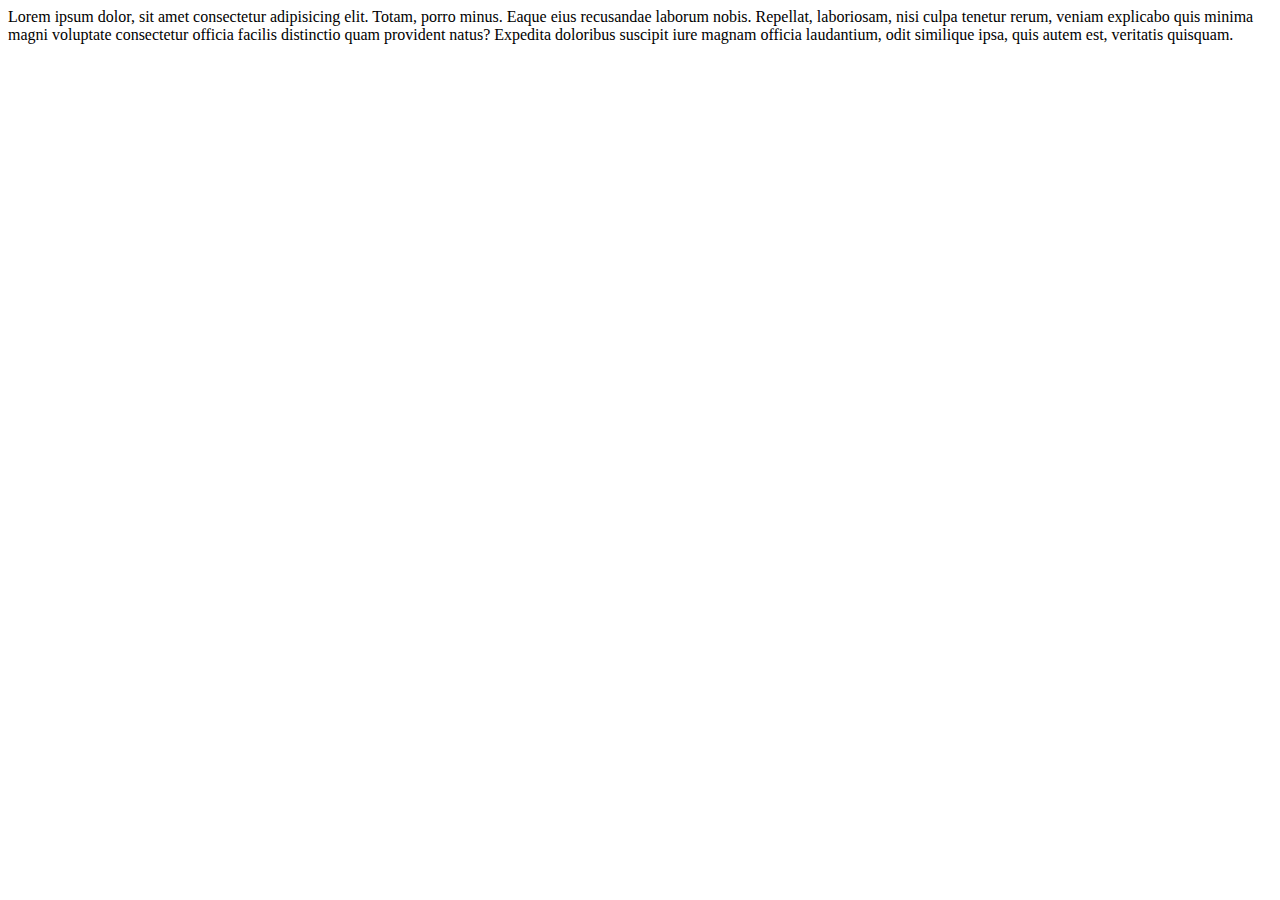
<file: TestProject2/newindex2.html>
<!DOCTYPE html>
<html lang="en">

<head>
    <meta charset="UTF-8">
    <meta name="viewport" content="width=device-width, initial-scale=1.0">
    <title>Document</title>
</head>

<body>
    Lorem ipsum dolor, sit amet consectetur adipisicing elit. Totam, porro minus. Eaque eius recusandae laborum nobis.
    Repellat, laboriosam, nisi culpa tenetur rerum, veniam explicabo quis minima magni voluptate consectetur officia
    facilis distinctio quam provident natus? Expedita doloribus suscipit iure magnam officia laudantium, odit similique
    ipsa, quis autem est, veritatis quisquam.
</body>

</html>
</file>
<file: TestProject3/styles.css>
/* General Styles */
:root {
    --primary-color: #3f51b5; /* Indigo */
    --secondary-color: #64b5f6; /* Light Blue */
    --accent-color: #4caf50; /* Green */
    --text-color: #333;
    --light-text-color: #fff;
    --border-color: #ddd;
    --background-light: #f4f7f6;
    --background-dark: #2c3e50;
}

* {
    box-sizing: border-box;
    margin: 0;
    padding: 0;
}

body {
    font-family: 'Vazirmatn', sans-serif; /* Placeholder, will assume a suitable Persian font is available or fallback */
    line-height: 1.6;
    color: var(--text-color);
    background-color: var(--background-light);
    direction: rtl;
    text-align: right;
}

.container {
    max-width: 1200px;
    margin: 0 auto;
    padding: 0 15px;
}

a {
    text-decoration: none;
    color: var(--primary-color);
}

a:hover {
    color: var(--secondary-color);
}

button {
    background-color: var(--accent-color);
    color: var(--light-text-color);
    border: none;
    padding: 10px 20px;
    border-radius: 5px;
    cursor: pointer;
    font-size: 1rem;
    transition: background-color 0.3s ease;
}

button:hover {
    background-color: #388e3c;
}

/* Header */
.main-header {
    background-color: var(--primary-color);
    color: var(--light-text-color);
    padding: 20px 0;
    text-align: center;
}

.header-content {
    display: flex;
    flex-direction: column;
    align-items: center;
}

.site-logo {
    font-size: 2.5rem;
    margin-bottom: 5px;
}

.slogan {
    font-size: 1.2rem;
    opacity: 0.9;
}

/* Navigation Bar */
.main-nav {
    background-color: var(--background-dark);
    padding: 10px 0;
    position: sticky;
    top: 0;
    z-index: 1000;
    box-shadow: 0 2px 5px rgba(0,0,0,0.2);
}

.nav-list {
    list-style: none;
    display: flex;
    justify-content: center;
    gap: 20px;
}

.nav-list a {
    color: var(--light-text-color);
    font-weight: bold;
    padding: 8px 15px;
    border-radius: 5px;
    transition: background-color 0.3s ease;
}

.nav-list a:hover,
.nav-list a.active {
    background-color: var(--secondary-color);
}

/* Hero Slideshow */
.hero-slideshow {
    position: relative;
    width: 100%;
    overflow: hidden;
    background-color: var(--background-light);
    padding: 20px 0;
}

.slideshow-container {
    position: relative;
    height: 400px; /* Fixed height for the slideshow */
    border-radius: 8px;
    overflow: hidden;
    box-shadow: 0 4px 10px rgba(0,0,0,0.1);
}

.slide {
    position: absolute;
    top: 0;
    left: 0;
    width: 100%;
    height: 100%;
    display: flex;
    align-items: center;
    justify-content: center;
    background-size: cover;
    background-position: center;
    opacity: 0;
    transition: opacity 1s ease-in-out;
    color: var(--light-text-color);
    text-align: center;
    background-image: linear-gradient(to right, var(--primary-color) 0%, var(--secondary-color) 100%); /* Placeholder gradient */
}

.slide.active {
    opacity: 1;
}

.slide:nth-child(1) { background-image: linear-gradient(to right, #3f51b5 0%, #64b5f6 100%); }
.slide:nth-child(2) { background-image: linear-gradient(to right, #4CAF50 0%, #81C784 100%); }
.slide:nth-child(3) { background-image: linear-gradient(to right, #FF9800 0%, #FFB74D 100%); }

.slide-content {
    max-width: 700px;
    padding: 20px;
    background-color: rgba(0, 0, 0, 0.4);
    border-radius: 10px;
}

.slide-content h2 {
    font-size: 2.5rem;
    margin-bottom: 10px;
}

.slide-content p {
    font-size: 1.2rem;
    margin-bottom: 20px;
}

.prev-slide, .next-slide {
    cursor: pointer;
    position: absolute;
    top: 50%;
    width: auto;
    padding: 16px;
    margin-top: -22px;
    color: var(--light-text-color);
    font-weight: bold;
    font-size: 24px;
    transition: 0.6s ease;
    border-radius: 0 3px 3px 0;
    user-select: none;
    background-color: rgba(0, 0, 0, 0.5);
}

.prev-slide {
    right: 0;
    border-radius: 3px 0 0 3px;
}

.next-slide {
    left: 0;
    border-radius: 0 3px 3px 0;
}

.prev-slide:hover, .next-slide:hover {
    background-color: rgba(0, 0, 0, 0.8);
}

.slide-dots {
    position: absolute;
    bottom: 10px;
    left: 50%;
    transform: translateX(-50%);
    display: flex;
    gap: 10px;
}

.dot {
    cursor: pointer;
    height: 15px;
    width: 15px;
    margin: 0 2px;
    background-color: rgba(255, 255, 255, 0.5);
    border-radius: 50%;
    display: inline-block;
    transition: background-color 0.6s ease;
}

.dot.active, .dot:hover {
    background-color: var(--light-text-color);
}

/* Main Content Area */
.main-content {
    display: flex;
    gap: 30px;
    padding: 40px 0;
}

/* Sidebar Accordion */
.sidebar-accordion {
    flex: 1; /* Takes 1 part of available space */
    min-width: 280px;
    background-color: var(--light-text-color);
    border-radius: 8px;
    box-shadow: 0 2px 8px rgba(0,0,0,0.1);
    overflow: hidden;
}

.accordion-block {
    border-bottom: 1px solid var(--border-color);
}

.accordion-block:last-child {
    border-bottom: none;
}

.accordion-header {
    display: flex;
    justify-content: space-between;
    align-items: center;
    padding: 15px 20px;
    background-color: var(--background-light);
    cursor: pointer;
    transition: background-color 0.3s ease;
}

.accordion-header:hover {
    background-color: #e0e0e0;
}

.accordion-header h3 {
    margin: 0;
    font-size: 1.1rem;
    color: var(--primary-color);
}

.toggle-icon {
    font-size: 1.5rem;
    font-weight: bold;
    color: var(--accent-color);
    transition: transform 0.3s ease;
}

.accordion-block.open .toggle-icon {
    transform: rotate(180deg);
}

.accordion-body {
    max-height: 0;
    overflow: hidden;
    transition: max-height 0.5s ease-out;
    background-color: var(--light-text-color);
}

.accordion-block.open .accordion-body {
    max-height: 500px; /* Sufficiently large value for smooth transition */
}

.accordion-body ul {
    list-style: none;
    padding: 10px 0;
}

.accordion-body li {
    padding: 10px 20px;
    cursor: pointer;
    transition: background-color 0.3s ease, color 0.3s ease;
    color: var(--text-color);
}

.accordion-body li:hover {
    background-color: var(--secondary-color);
    color: var(--light-text-color);
}

.accordion-body li.selected {
    background-color: var(--primary-color);
    color: var(--light-text-color);
    font-weight: bold;
}

/* Content Panel */
.content-panel {
    flex: 3; /* Takes 3 parts of available space */
    background-color: var(--light-text-color);
    border-radius: 8px;
    box-shadow: 0 2px 8px rgba(0,0,0,0.1);
    padding: 20px;
}

.filter-tabs {
    display: flex;
    gap: 10px;
    margin-bottom: 20px;
    flex-wrap: wrap;
}

.filter-button {
    background-color: #e0e0e0;
    color: var(--text-color);
    padding: 8px 15px;
    border-radius: 5px;
    cursor: pointer;
    transition: background-color 0.3s ease;
}

.filter-button:hover:not(.active) {
    background-color: var(--border-color);
}

.filter-button.active {
    background-color: var(--primary-color);
    color: var(--light-text-color);
}

.content-display {
    display: grid;
    grid-template-columns: repeat(auto-fill, minmax(280px, 1fr));
    gap: 20px;
}

.content-item {
    border: 1px solid var(--border-color);
    border-radius: 8px;
    padding: 15px;
    background-color: var(--background-light);
    box-shadow: 0 2px 5px rgba(0,0,0,0.05);
}

.content-item h4 {
    font-size: 1.3rem;
    color: var(--primary-color);
    margin-bottom: 10px;
}

.content-item p {
    font-size: 0.95rem;
    margin-bottom: 10px;
}

.content-item span {
    display: block;
    font-size: 0.85rem;
    color: #666;
}

/* Footer */
.main-footer {
    background-color: var(--background-dark);
    color: var(--light-text-color);
    padding: 30px 0;
    text-align: center;
    font-size: 0.9rem;
}

.footer-content {
    display: flex;
    flex-direction: column;
    align-items: center;
    gap: 15px;
}

.social-links a {
    color: var(--light-text-color);
    margin: 0 10px;
    font-size: 1.2rem;
    transition: color 0.3s ease;
}

.social-links a:hover {
    color: var(--secondary-color);
}

.copyright,
.rights-reserved {
    margin: 0;
}

/* Responsive Design */
@media (max-width: 992px) {
    .nav-list {
        flex-wrap: wrap;
        padding: 10px 0;
    }

    .main-content {
        flex-direction: column;
    }

    .sidebar-accordion {
        min-width: unset;
        width: 100%;
        margin-bottom: 30px;
    }

    .content-panel {
        width: 100%;
    }

    .slideshow-container {
        height: 300px;
    }

    .slide-content h2 {
        font-size: 2rem;
    }

    .slide-content p {
        font-size: 1rem;
    }
}

@media (max-width: 768px) {
    .site-logo {
        font-size: 2rem;
    }

    .slogan {
        font-size: 1rem;
    }

    .nav-list {
        flex-direction: column;
        gap: 10px;
    }

    .nav-list li {
        width: 100%;
        text-align: center;
    }

    .slideshow-container {
        height: 250px;
    }

    .slide-content h2 {
        font-size: 1.8rem;
    }

    .slide-content p {
        font-size: 0.9rem;
    }

    .prev-slide, .next-slide {
        padding: 10px;
        font-size: 18px;
    }

    .content-display {
        grid-template-columns: 1fr; /* Single column on mobile */
    }

    .filter-tabs {
        justify-content: center;
    }

    .footer-content {
        padding: 20px 0;
    }
}

@media (max-width: 480px) {
    .slideshow-container {
        height: 200px;
    }

    .slide-content h2 {
        font-size: 1.5rem;
    }

    .slide-content p {
        font-size: 0.8rem;
    }
    
    .call-to-action {
        padding: 8px 15px;
        font-size: 0.9rem;
    }

    .filter-button {
        font-size: 0.9rem;
        padding: 6px 12px;
    }
}
</file>
<file: TestProject4/styles.css>
/* Basic Reset */
* {
    margin: 0;
    padding: 0;
    box-sizing: border-box;
}

body {
    font-family: 'Vazirmatn', 'Iranian Sans', Tahoma, sans-serif; /* Persian-friendly font stack */
    line-height: 1.6;
    color: #333;
    background-color: #f4f4f4;
    direction: rtl; /* Ensure RTL for the entire body */
    text-align: right; /* Default text alignment for RTL */
}

.container {
    width: 90%;
    max-width: 1200px;
    margin: 0 auto;
}

/* Header */
.main-header {
    background-color: #2c3e50;
    color: #fff;
    padding: 1rem 0;
    border-bottom: 5px solid #3498db;
}

.main-header .container {
    display: flex;
    flex-direction: column;
    align-items: center;
    gap: 1rem;
}

.brand-name {
    margin: 0;
    font-size: 2.2rem;
    text-shadow: 2px 2px 4px rgba(0,0,0,0.3);
}

.main-nav ul {
    list-style: none;
    display: flex;
    flex-wrap: wrap;
    justify-content: center;
    gap: 1.5rem;
}

.main-nav a {
    color: #fff;
    text-decoration: none;
    font-size: 1.1rem;
    padding: 0.5rem 1rem;
    border-radius: 5px;
    transition: background-color 0.3s ease, color 0.3s ease;
}

.main-nav a:hover,
.main-nav a.active {
    background-color: #3498db;
    color: #fff;
    box-shadow: 0 4px 8px rgba(0,0,0,0.2);
}

/* Main Layout */
.main-layout {
    display: flex;
    gap: 20px;
    padding: 20px 0;
    flex-wrap: wrap-reverse; /* Sidebar on right, content on left for RTL, wrap reverse for mobile */
}

/* Sidebar */
.sidebar {
    flex: 0 0 280px;
    background-color: #fff;
    padding: 20px;
    border-radius: 8px;
    box-shadow: 0 2px 10px rgba(0, 0, 0, 0.08);
    align-self: flex-start; /* Stick to top */
}

.sidebar-section {
    margin-bottom: 15px;
    border-bottom: 1px solid #eee;
    padding-bottom: 15px;
}

.sidebar-section:last-child {
    border-bottom: none;
    padding-bottom: 0;
}

.section-header {
    display: flex;
    justify-content: space-between;
    align-items: center;
    padding: 10px 0;
    cursor: pointer;
    background-color: #f9f9f9;
    border-radius: 5px;
    padding-right: 15px; /* Adjust for RTL */
    padding-left: 10px; /* Adjust for RTL */
    transition: background-color 0.2s ease;
}

.section-header:hover {
    background-color: #eaf6fd;
}

.section-header h3 {
    margin: 0;
    font-size: 1.2rem;
    color: #2c3e50;
}

.toggle-icon {
    font-size: 1.5rem;
    font-weight: bold;
    color: #3498db;
    transition: transform 0.3s ease;
}

.sidebar-section.expanded .toggle-icon {
    transform: rotate(180deg);
}

.submenu {
    list-style: none;
    padding: 0;
    margin-top: 10px;
    max-height: 0;
    overflow: hidden;
    transition: max-height 0.4s ease-out;
}

.sidebar-section.expanded .submenu {
    max-height: 500px; /* Arbitrary large value for smooth expansion */
}

.submenu li {
    padding: 10px 15px;
    cursor: pointer;
    border-radius: 5px;
    transition: background-color 0.2s ease, color 0.2s ease;
    color: #555;
    font-size: 1rem;
}

.submenu li:hover,
.submenu li.active {
    background-color: #3498db;
    color: #fff;
}

/* Main Content Panel */
.main-content-panel {
    flex: 1;
    min-width: 300px;
}

/* Slideshow */
.slideshow-container {
    position: relative;
    width: 100%;
    margin-bottom: 20px;
    overflow: hidden;
    border-radius: 8px;
    box-shadow: 0 4px 15px rgba(0, 0, 0, 0.1);
}

.slides {
    display: flex;
    transition: transform 0.5s ease-in-out;
}

.slide {
    min-width: 100%;
    padding: 40px;
    text-align: center;
    color: #2c3e50;
    background-size: cover;
    background-position: center;
    display: flex;
    flex-direction: column;
    justify-content: center;
    align-items: center;
    height: 300px; /* Fixed height for slides */
    border-radius: 8px;
}

.slide h2 {
    font-size: 2.5rem;
    margin-bottom: 15px;
    color: #2c3e50;
    text-shadow: 1px 1px 2px rgba(255,255,255,0.7);
}

.slide p {
    font-size: 1.2rem;
    max-width: 70%;
    color: #444;
}

.prev, .next {
    cursor: pointer;
    position: absolute;
    top: 50%;
    width: auto;
    padding: 16px;
    margin-top: -22px;
    color: #fff;
    font-weight: bold;
    font-size: 18px;
    transition: 0.6s ease;
    border-radius: 0 3px 3px 0;
    user-select: none;
    background-color: rgba(0,0,0,0.5);
    z-index: 100;
}

.prev { right: 0; border-radius: 3px 0 0 3px; }
.next { left: 0; border-radius: 0 3px 3px 0; }

.prev:hover, .next:hover {
    background-color: rgba(0,0,0,0.8);
}

.dots-container {
    text-align: center;
    padding: 10px;
    background-color: rgba(255,255,255,0.8);
    border-bottom-left-radius: 8px;
    border-bottom-right-radius: 8px;
}

.dot {
    cursor: pointer;
    height: 15px;
    width: 15px;
    margin: 0 2px;
    background-color: #bbb;
    border-radius: 50%;
    display: inline-block;
    transition: background-color 0.6s ease;
}

.dot.active, .dot:hover {
    background-color: #717171;
}

/* Filter Bar */
.filter-bar {
    display: flex;
    justify-content: center;
    gap: 10px;
    margin-bottom: 20px;
    padding: 15px;
    background-color: #fff;
    border-radius: 8px;
    box-shadow: 0 2px 10px rgba(0, 0, 0, 0.08);
}

.filter-btn {
    background-color: #eee;
    border: none;
    padding: 10px 20px;
    border-radius: 5px;
    cursor: pointer;
    font-size: 1rem;
    transition: background-color 0.3s ease, color 0.3s ease;
}

.filter-btn:hover {
    background-color: #ddd;
}

.filter-btn.active {
    background-color: #3498db;
    color: #fff;
    font-weight: bold;
}

/* Cards Container */
.cards-container {
    display: grid;
    grid-template-columns: repeat(auto-fill, minmax(280px, 1fr));
    gap: 20px;
}

.card {
    background-color: #fff;
    border-radius: 8px;
    box-shadow: 0 2px 10px rgba(0, 0, 0, 0.08);
    overflow: hidden;
    transition: transform 0.2s ease, box-shadow 0.2s ease;
    display: flex;
    flex-direction: column;
    text-align: right; /* Ensure text is right-aligned for RTL */
}

.card:hover {
    transform: translateY(-5px);
    box-shadow: 0 4px 15px rgba(0, 0, 0, 0.15);
}

.card-content {
    padding: 20px;
    flex-grow: 1;
}

.card-title {
    font-size: 1.4rem;
    margin-bottom: 10px;
    color: #2c3e50;
}

.card-description {
    font-size: 0.95rem;
    color: #555;
    margin-bottom: 15px;
    height: 60px; /* Fixed height for description */
    overflow: hidden;
}

.card-meta {
    display: flex;
    justify-content: flex-start; /* Align meta items to the right for RTL */
    gap: 10px;
    font-size: 0.85rem;
    color: #777;
    margin-top: 10px;
    flex-wrap: wrap;
}

.card-meta span {
    background-color: #f0f0f0;
    padding: 5px 10px;
    border-radius: 3px;
}

.card-badge {
    display: inline-block;
    background-color: #3498db;
    color: #fff;
    padding: 5px 10px;
    border-radius: 5px;
    font-size: 0.8rem;
    margin-bottom: 10px;
}

.card-actions {
    padding: 15px 20px;
    background-color: #f9f9f9;
    border-top: 1px solid #eee;
    text-align: left; /* Button to the left for RTL */
}

.card-button {
    background-color: #28a745;
    color: #fff;
    border: none;
    padding: 10px 18px;
    border-radius: 5px;
    cursor: pointer;
    font-size: 1rem;
    transition: background-color 0.3s ease;
}

.card-button:hover {
    background-color: #218838;
}

.no-match-message {
    text-align: center;
    font-size: 1.2rem;
    color: #888;
    margin-top: 30px;
    width: 100%;
}

/* Footer */
.main-footer {
    background-color: #2c3e50;
    color: #fff;
    padding: 30px 0;
    text-align: center;
    margin-top: 40px;
}

.main-footer p {
    margin-bottom: 10px;
    font-size: 0.9rem;
}

.social-links a {
    color: #fff;
    text-decoration: none;
    margin: 0 10px;
    font-size: 1.2rem;
    transition: color 0.3s ease;
}

.social-links a:hover {
    color: #3498db;
}

/* Responsive Design */
@media (max-width: 992px) {
    .main-header .container {
        flex-direction: column;
    }
    .main-nav ul {
        flex-direction: column;
        align-items: center;
    }
    .main-layout {
        flex-direction: column; /* Stack columns vertically on smaller screens */
    }
    .sidebar {
        flex: 0 0 100%; /* Full width */
        margin-bottom: 20px;
    }
    .main-content-panel {
        width: 100%;
    }
    .slide h2 {
        font-size: 2rem;
    }
    .slide p {
        font-size: 1rem;
    }
}

@media (max-width: 768px) {
    .brand-name {
        font-size: 1.8rem;
    }
    .main-nav a {
        font-size: 1rem;
        padding: 0.4rem 0.8rem;
    }
    .filter-bar {
        flex-wrap: wrap;
    }
    .filter-btn {
        flex: 1 1 auto;
    }
    .card-title {
        font-size: 1.2rem;
    }
    .slide {
        height: 250px;
    }
}

@media (max-width: 480px) {
    .container {
        width: 95%;
    }
    .brand-name {
        font-size: 1.5rem;
    }
    .main-nav ul {
        gap: 0.8rem;
    }
    .slide h2 {
        font-size: 1.5rem;
    }
    .slide p {
        font-size: 0.9rem;
    }
    .card-content {
        padding: 15px;
    }
    .card-button {
        padding: 8px 15px;
        font-size: 0.9rem;
    }
}
</file>
<file: TestProject5/styles.css>
/* Basic Reset */
* {
    margin: 0;
    padding: 0;
    box-sizing: border-box;
}

body {
    font-family: 'Vazirmatn', 'Iranian Sans', Tahoma, sans-serif; /* Persian-friendly font stack */
    line-height: 1.6;
    color: #333;
    background-color: #f4f4f4;
    direction: rtl; /* Ensure RTL for the entire body */
    text-align: right; /* Default text alignment for RTL */
}

.container {
    width: 90%;
    max-width: 1200px;
    margin: 0 auto;
}

/* Header */
.main-header {
    background-color: #2c3e50;
    color: #fff;
    padding: 1rem 0;
    border-bottom: 5px solid #3498db;
}

.main-header .container {
    display: flex;
    flex-direction: column;
    align-items: center;
    gap: 1rem;
}

.brand-name {
    margin: 0;
    font-size: 2.2rem;
    text-shadow: 2px 2px 4px rgba(0,0,0,0.3);
}

.main-nav ul {
    list-style: none;
    display: flex;
    flex-wrap: wrap;
    justify-content: center;
    gap: 1.5rem;
}

.main-nav a {
    color: #fff;
    text-decoration: none;
    font-size: 1.1rem;
    padding: 0.5rem 1rem;
    border-radius: 5px;
    transition: background-color 0.3s ease, color 0.3s ease;
}

.main-nav a:hover,
.main-nav a.active {
    background-color: #3498db;
    color: #fff;
    box-shadow: 0 4px 8px rgba(0,0,0,0.2);
}

/* Main Layout */
.main-layout {
    display: grid; /* Use grid for more control */
    grid-template-columns: 3fr 1fr; /* Main content 3/4, sidebar 1/4 width */
    gap: 20px;
    padding: 20px 0;
    /* For RTL, sidebar should be on the right, so grid order is implicitly correct */
}

/* Sidebar */
.sidebar {
    background-color: #fff;
    padding: 20px;
    border-radius: 8px;
    box-shadow: 0 2px 10px rgba(0, 0, 0, 0.08);
    align-self: flex-start; /* Stick to top (useful if not using grid-area) */
}

.sidebar-section {
    margin-bottom: 15px;
    border-bottom: 1px solid #eee;
    padding-bottom: 15px;
}

.sidebar-section:last-child {
    border-bottom: none;
    padding-bottom: 0;
}

.section-header {
    display: flex;
    justify-content: space-between;
    align-items: center;
    padding: 10px 0;
    cursor: pointer;
    background-color: #f9f9f9;
    border-radius: 5px;
    padding-right: 15px; /* Adjust for RTL */
    padding-left: 10px; /* Adjust for RTL */
    transition: background-color 0.2s ease;
}

.section-header:hover {
    background-color: #eaf6fd;
}

.section-header h3 {
    margin: 0;
    font-size: 1.2rem;
    color: #2c3e50;
}

.toggle-icon {
    font-size: 1.5rem;
    font-weight: bold;
    color: #3498db;
    transition: transform 0.3s ease;
}

.sidebar-section.expanded .toggle-icon {
    transform: rotate(180deg); /* Rotates the + to - visually if it's an arrow, but for +/-, we'll change textContent */
}

.submenu {
    list-style: none;
    padding: 0;
    margin-top: 10px;
    max-height: 0;
    overflow: hidden;
    transition: max-height 0.4s ease-out;
}

.sidebar-section.expanded .submenu {
    max-height: 500px; /* Arbitrary large value for smooth expansion */
}

.submenu li {
    padding: 10px 15px;
    cursor: pointer;
    border-radius: 5px;
    transition: background-color 0.2s ease, color 0.2s ease;
    color: #555;
    font-size: 1rem;
}

.submenu li:hover,
.submenu li.active {
    background-color: #3498db;
    color: #fff;
}

/* Main Content Panel */
.main-content-panel {
    min-width: 300px;
}

/* Slideshow */
.slideshow-container {
    position: relative;
    width: 100%;
    margin-bottom: 20px;
    overflow: hidden;
    border-radius: 8px;
    box-shadow: 0 4px 15px rgba(0, 0, 0, 0.1);
}

.slides {
    display: flex;
    transition: transform 0.5s ease-in-out;
}

.slide {
    min-width: 100%;
    padding: 40px;
    text-align: center;
    color: #2c3e50;
    background-size: cover;
    background-position: center;
    display: flex;
    flex-direction: column;
    justify-content: center;
    align-items: center;
    height: 300px; /* Fixed height for slides */
    border-radius: 8px;
}

.slide h2 {
    font-size: 2.5rem;
    margin-bottom: 15px;
    color: #2c3e50;
    text-shadow: 1px 1px 2px rgba(255,255,255,0.7);
}

.slide p {
    font-size: 1.2rem;
    max-width: 70%;
    color: #444;
}

.prev, .next {
    cursor: pointer;
    position: absolute;
    top: 50%;
    width: auto;
    padding: 16px;
    margin-top: -22px;
    color: #fff;
    font-weight: bold;
    font-size: 18px;
    transition: 0.6s ease;
    border-radius: 0 3px 3px 0;
    user-select: none;
    background-color: rgba(0,0,0,0.5);
    z-index: 100;
}

.prev { right: 0; border-radius: 3px 0 0 3px; }
.next { left: 0; border-radius: 0 3px 3px 0; }

.prev:hover, .next:hover {
    background-color: rgba(0,0,0,0.8);
}

.dots-container {
    text-align: center;
    padding: 10px;
    background-color: rgba(255,255,255,0.8);
    border-bottom-left-radius: 8px;
    border-bottom-right-radius: 8px;
}

.dot {
    cursor: pointer;
    height: 15px;
    width: 15px;
    margin: 0 2px;
    background-color: #bbb;
    border-radius: 50%;
    display: inline-block;
    transition: background-color 0.6s ease;
}

.dot.active, .dot:hover {
    background-color: #717171;
}

/* Filter Bar */
.filter-bar {
    display: flex;
    justify-content: center;
    gap: 10px;
    margin-bottom: 20px;
    padding: 15px;
    background-color: #fff;
    border-radius: 8px;
    box-shadow: 0 2px 10px rgba(0, 0, 0, 0.08);
}

.filter-btn {
    background-color: #eee;
    border: none;
    padding: 10px 20px;
    border-radius: 5px;
    cursor: pointer;
    font-size: 1rem;
    transition: background-color 0.3s ease, color 0.3s ease;
}

.filter-btn:hover {
    background-color: #ddd;
}

.filter-btn.active {
    background-color: #3498db;
    color: #fff;
    font-weight: bold;
}

/* Cards Container */
.cards-container {
    display: grid;
    grid-template-columns: repeat(auto-fill, minmax(280px, 1fr));
    gap: 20px;
}

.card {
    background-color: #fff;
    border-radius: 8px;
    box-shadow: 0 2px 10px rgba(0, 0, 0, 0.08);
    overflow: hidden;
    transition: transform 0.2s ease, box-shadow 0.2s ease;
    display: flex;
    flex-direction: column;
    text-align: right; /* Ensure text is right-aligned for RTL */
}

.card:hover {
    transform: translateY(-5px);
    box-shadow: 0 4px 15px rgba(0, 0, 0, 0.15);
}

.card-content {
    padding: 20px;
    flex-grow: 1;
}

.card-title {
    font-size: 1.4rem;
    margin-bottom: 10px;
    color: #2c3e50;
}

.card-description {
    font-size: 0.95rem;
    color: #555;
    margin-bottom: 15px;
    height: 60px; /* Fixed height for description */
    overflow: hidden;
}

.card-meta {
    display: flex;
    justify-content: flex-start; /* Align meta items to the right for RTL */
    gap: 10px;
    font-size: 0.85rem;
    color: #777;
    margin-top: 10px;
    flex-wrap: wrap;
}

.card-meta span {
    background-color: #f0f0f0;
    padding: 5px 10px;
    border-radius: 3px;
}

.card-badge {
    display: inline-block;
    background-color: #3498db;
    color: #fff;
    padding: 5px 10px;
    border-radius: 5px;
    font-size: 0.8rem;
    margin-bottom: 10px;
}

.card-actions {
    padding: 15px 20px;
    background-color: #f9f9f9;
    border-top: 1px solid #eee;
    text-align: left; /* Button to the left for RTL */
}

.card-button {
    background-color: #28a745;
    color: #fff;
    border: none;
    padding: 10px 18px;
    border-radius: 5px;
    cursor: pointer;
    font-size: 1rem;
    transition: background-color 0.3s ease;
}

.card-button:hover {
    background-color: #218838;
}

.no-match-message {
    text-align: center;
    font-size: 1.2rem;
    color: #888;
    margin-top: 30px;
    width: 100%;
}

/* Footer */
.main-footer {
    background-color: #2c3e50;
    color: #fff;
    padding: 30px 0;
    text-align: center;
    margin-top: 40px;
}

.main-footer p {
    margin-bottom: 10px;
    font-size: 0.9rem;
}

.social-links a {
    color: #fff;
    text-decoration: none;
    margin: 0 10px;
    font-size: 1.2rem;
    transition: color 0.3s ease;
}

.social-links a:hover {
    color: #3498db;
}

/* Responsive Design */
@media (max-width: 992px) {
    .main-header .container {
        flex-direction: column;
    }
    .main-nav ul {
        flex-direction: column;
        align-items: center;
    }
    .main-layout {
        grid-template-columns: 1fr; /* Stack columns vertically on smaller screens */
        grid-template-areas:
            "sidebar"
            "content"; /* Sidebar first, then content */
    }
    .sidebar {
        grid-area: sidebar;
        width: 100%; /* Full width */
        margin-bottom: 20px;
    }
    .main-content-panel {
        grid-area: content;
        width: 100%;
    }
    .slide h2 {
        font-size: 2rem;
    }
    .slide p {
        font-size: 1rem;
    }
}

@media (max-width: 768px) {
    .brand-name {
        font-size: 1.8rem;
    }
    .main-nav a {
        font-size: 1rem;
        padding: 0.4rem 0.8rem;
    }
    .filter-bar {
        flex-wrap: wrap;
    }
    .filter-btn {
        flex: 1 1 auto;
    }
    .card-title {
        font-size: 1.2rem;
    }
    .slide {
        height: 250px;
    }
}

@media (max-width: 480px) {
    .container {
        width: 95%;
    }
    .brand-name {
        font-size: 1.5rem;
    }
    .main-nav ul {
        gap: 0.8rem;
    }
    .slide h2 {
        font-size: 1.5rem;
    }
    .slide p {
        font-size: 0.9rem;
    }
    .card-content {
        padding: 15px;
    }
    .card-button {
        padding: 8px 15px;
        font-size: 0.9rem;
    }
}
</file>
<file: TestProject6/styles.css>
/* Basic Reset */
* {
    margin: 0;
    padding: 0;
    box-sizing: border-box;
}

body {
    font-family: 'Vazirmatn', 'Iranian Sans', Tahoma, sans-serif; /* Persian-friendly font stack */
    line-height: 1.6;
    color: #333;
    background-color: #f4f4f4;
    direction: rtl; /* Ensure RTL for the entire body */
    text-align: right; /* Default text alignment for RTL */
}

.container {
    width: 90%;
    max-width: 1200px;
    margin: 0 auto;
}

/* Header */
.main-header {
    background-color: #2c3e50;
    color: #fff;
    padding: 1rem 0;
    border-bottom: 5px solid #3498db;
}

.main-header .container {
    display: flex;
    flex-direction: column;
    align-items: center;
    gap: 1rem;
}

.brand-name {
    margin: 0;
    font-size: 2.2rem;
    text-shadow: 2px 2px 4px rgba(0,0,0,0.3);
}

.main-nav ul {
    list-style: none;
    display: flex;
    flex-wrap: wrap;
    justify-content: center;
    gap: 1.5rem;
}

.main-nav a {
    color: #fff;
    text-decoration: none;
    font-size: 1.1rem;
    padding: 0.5rem 1rem;
    border-radius: 5px;
    transition: background-color 0.3s ease, color 0.3s ease;
}

.main-nav a:hover,
.main-nav a.active {
    background-color: #3498db;
    color: #fff;
    box-shadow: 0 4px 8px rgba(0,0,0,0.2);
}

/* Main Layout */
.main-layout {
    display: flex;
    gap: 20px;
    padding: 20px 0;
}

/* Sidebar */
.sidebar {
    flex: 0 0 280px;
    background-color: #fff;
    padding: 20px;
    border-radius: 8px;
    box-shadow: 0 2px 10px rgba(0, 0, 0, 0.08);
    align-self: flex-start; /* Stick to top */
}

.sidebar-section {
    margin-bottom: 15px;
    border-bottom: 1px solid #eee;
    padding-bottom: 15px;
}

.sidebar-section:last-child {
    border-bottom: none;
    padding-bottom: 0;
}

.section-header {
    display: flex;
    justify-content: space-between;
    align-items: center;
    padding: 10px 0;
    cursor: pointer;
    background-color: #f9f9f9;
    border-radius: 5px;
    padding-right: 15px; /* Adjust for RTL */
    padding-left: 10px; /* Adjust for RTL */
    transition: background-color 0.2s ease;
}

.section-header:hover {
    background-color: #eaf6fd;
}

.section-header h3 {
    margin: 0;
    font-size: 1.2rem;
    color: #2c3e50;
}

.toggle-icon {
    font-size: 1.5rem;
    font-weight: bold;
    color: #3498db;
    transition: transform 0.3s ease;
}

/* .sidebar-section.expanded .toggle-icon { transform: rotate(180deg); } */ /* Icon text content is changed by JS */

.submenu {
    list-style: none;
    padding: 0;
    margin-top: 10px;
    max-height: 0;
    overflow: hidden;
    transition: max-height 0.4s ease-out;
}

.sidebar-section.expanded .submenu {
    max-height: 1000px; /* Increased arbitrary large value for smooth expansion of nested content */
}

/* Nested sidebar styles */
.grade-section {
    margin-top: 10px;
    border: 1px solid #e0e0e0;
    border-radius: 6px;
    margin-bottom: 10px;
}

.grade-header {
    padding: 10px 15px;
    background-color: #f0f0f0;
    border-top-left-radius: 6px;
    border-top-right-radius: 6px;
    cursor: pointer;
    transition: background-color 0.2s ease;
    display: flex;
    justify-content: space-between;
    align-items: center;
}

.grade-header:hover {
    background-color: #e0e0e0;
}

.grade-header h4 {
    margin: 0;
    font-size: 1.1rem;
    color: #2c3e50;
}

/* Toggle icon for grade sections (if they were to be collapsible, which they are not in this iteration) */
/* .grade-section .grade-header .toggle-icon { ... } */

.grade-submenu {
    list-style: none;
    padding: 0;
    margin-top: 5px;
    /* Initially hidden if we want grades to be collapsible too */
    /* max-height: 0; */
    /* overflow: hidden; */
    /* transition: max-height 0.3s ease-out; */
}

.grade-submenu h4 {
    font-size: 1rem;
    color: #444;
    margin-top: 10px;
    margin-bottom: 5px;
    padding-right: 10px;
}

.grade-submenu li {
    padding: 8px 15px;
    cursor: pointer;
    border-radius: 5px;
    transition: background-color 0.2s ease, color 0.2s ease;
    color: #555;
    font-size: 0.95rem;
    display: flex;
    align-items: center;
}

.grade-submenu li:hover,
.grade-submenu li.active {
    background-color: #3498db;
    color: #fff;
}

.grade-submenu li ul {
    /* Reset for nested ul */
    padding: 0;
    margin: 0;
}

.grade-submenu li ul li {
    padding-right: 25px; /* Indent nested lessons */
    font-size: 0.9rem;
}

.grade-submenu li p.chapter-title {
    font-weight: bold;
    color: #2c3e50;
    padding: 5px 0;
    cursor: default; /* Chapter titles are not clickable filters */
}

.grade-submenu li p.chapter-title:hover {
    background-color: transparent;
    color: #2c3e50;
}

/* Main Content Panel */
.main-content-panel {
    flex: 1;
    min-width: 300px;
}

/* Slideshow */
.slideshow-container {
    position: relative;
    width: 100%;
    margin-bottom: 20px;
    overflow: hidden;
    border-radius: 8px;
    box-shadow: 0 4px 15px rgba(0, 0, 0, 0.1);
}

.slides {
    display: flex;
    transition: transform 0.5s ease-in-out;
}

.slide {
    min-width: 100%;
    padding: 40px;
    text-align: center;
    color: #2c3e50;
    background-size: cover;
    background-position: center;
    display: flex;
    flex-direction: column;
    justify-content: center;
    align-items: center;
    height: 300px; /* Fixed height for slides */
    border-radius: 8px;
}

.slide h2 {
    font-size: 2.5rem;
    margin-bottom: 15px;
    color: #2c3e50;
    text-shadow: 1px 1px 2px rgba(255,255,255,0.7);
}

.slide p {
    font-size: 1.2rem;
    max-width: 70%;
    color: #444;
}

.prev, .next {
    cursor: pointer;
    position: absolute;
    top: 50%;
    width: auto;
    padding: 16px;
    margin-top: -22px;
    color: #fff;
    font-weight: bold;
    font-size: 18px;
    transition: 0.6s ease;
    border-radius: 0 3px 3px 0;
    user-select: none;
    background-color: rgba(0,0,0,0.5);
    z-index: 100;
}

.prev { right: 0; border-radius: 3px 0 0 3px; }
.next { left: 0; border-radius: 0 3px 3px 0; }

.prev:hover, .next:hover {
    background-color: rgba(0,0,0,0.8);
}

.dots-container {
    text-align: center;
    padding: 10px;
    background-color: rgba(255,255,255,0.8);
    border-bottom-left-radius: 8px;
    border-bottom-right-radius: 8px;
}

.dot {
    cursor: pointer;
    height: 15px;
    width: 15px;
    margin: 0 2px;
    background-color: #bbb;
    border-radius: 50%;
    display: inline-block;
    transition: background-color 0.6s ease;
}

.dot.active, .dot:hover {
    background-color: #717171;
}

/* Filter Bar */
.filter-bar {
    display: flex;
    justify-content: center;
    gap: 10px;
    margin-bottom: 20px;
    padding: 15px;
    background-color: #fff;
    border-radius: 8px;
    box-shadow: 0 2px 10px rgba(0, 0, 0, 0.08);
}

.filter-btn {
    background-color: #eee;
    border: none;
    padding: 10px 20px;
    border-radius: 5px;
    cursor: pointer;
    font-size: 1rem;
    transition: background-color 0.3s ease, color 0.3s ease;
}

.filter-btn:hover {
    background-color: #ddd;
}

.filter-btn.active {
    background-color: #3498db;
    color: #fff;
    font-weight: bold;
}

/* Cards Container */
.cards-container {
    display: grid;
    grid-template-columns: repeat(auto-fill, minmax(280px, 1fr));
    gap: 20px;
}

.card {
    background-color: #fff;
    border-radius: 8px;
    box-shadow: 0 2px 10px rgba(0, 0, 0, 0.08);
    overflow: hidden;
    transition: transform 0.2s ease, box-shadow 0.2s ease;
    display: flex;
    flex-direction: column;
    text-align: right; /* Ensure text is right-aligned for RTL */
}

.card:hover {
    transform: translateY(-5px);
    box-shadow: 0 4px 15px rgba(0, 0, 0, 0.15);
}

.card-content {
    padding: 20px;
    flex-grow: 1;
}

.card-title {
    font-size: 1.4rem;
    margin-bottom: 10px;
    color: #2c3e50;
}

.card-description {
    font-size: 0.95rem;
    color: #555;
    margin-bottom: 15px;
    height: 60px; /* Fixed height for description */
    overflow: hidden;
}

.card-meta {
    display: flex;
    justify-content: flex-start; /* Align meta items to the right for RTL */
    gap: 10px;
    font-size: 0.85rem;
    color: #777;
    margin-top: 10px;
    flex-wrap: wrap;
}

.card-meta span {
    background-color: #f0f0f0;
    padding: 5px 10px;
    border-radius: 3px;
}

.card-badge {
    display: inline-block;
    background-color: #3498db;
    color: #fff;
    padding: 5px 10px;
    border-radius: 5px;
    font-size: 0.8rem;
    margin-bottom: 10px;
}

.card-actions {
    padding: 15px 20px;
    background-color: #f9f9f9;
    border-top: 1px solid #eee;
    text-align: left; /* Button to the left for RTL */
}

.card-button {
    background-color: #28a745;
    color: #fff;
    border: none;
    padding: 10px 18px;
    border-radius: 5px;
    cursor: pointer;
    font-size: 1rem;
    transition: background-color 0.3s ease;
}

.card-button:hover {
    background-color: #218838;
}

.no-match-message {
    text-align: center;
    font-size: 1.2rem;
    color: #888;
    margin-top: 30px;
    width: 100%;
}

/* Footer */
.main-footer {
    background-color: #2c3e50;
    color: #fff;
    padding: 30px 0;
    text-align: center;
    margin-top: 40px;
}

.main-footer p {
    margin-bottom: 10px;
    font-size: 0.9rem;
}

.social-links a {
    color: #fff;
    text-decoration: none;
    margin: 0 10px;
    font-size: 1.2rem;
    transition: color 0.3s ease;
}

.social-links a:hover {
    color: #3498db;
}

/* Responsive Design */
@media (max-width: 992px) {
    .main-header .container {
        flex-direction: column;
    }
    .main-nav ul {
        flex-direction: column;
        align-items: center;
    }
    .main-layout {
        flex-direction: column; /* Stack columns vertically on smaller screens */
    }
    .sidebar {
        flex: 0 0 100%; /* Full width */
        margin-bottom: 20px;
    }
    .main-content-panel {
        width: 100%;
    }
    .slide h2 {
        font-size: 2rem;
    }
    .slide p {
        font-size: 1rem;
    }
}

@media (max-width: 768px) {
    .brand-name {
        font-size: 1.8rem;
    }
    .main-nav a {
        font-size: 1rem;
        padding: 0.4rem 0.8rem;
    }
    .filter-bar {
        flex-wrap: wrap;
    }
    .filter-btn {
        flex: 1 1 auto;
    }
    .card-title {
        font-size: 1.2rem;
    }
    .slide {
        height: 250px;
    }
}

@media (max-width: 480px) {
    .container {
        width: 95%;
    }
    .brand-name {
        font-size: 1.5rem;
    }
    .main-nav ul {
        gap: 0.8rem;
    }
    .slide h2 {
        font-size: 1.5rem;
    }
    .slide p {
        font-size: 0.9rem;
    }
    .card-content {
        padding: 15px;
    }
    .card-button {
        padding: 8px 15px;
        font-size: 0.9rem;
    }
}
</file>
